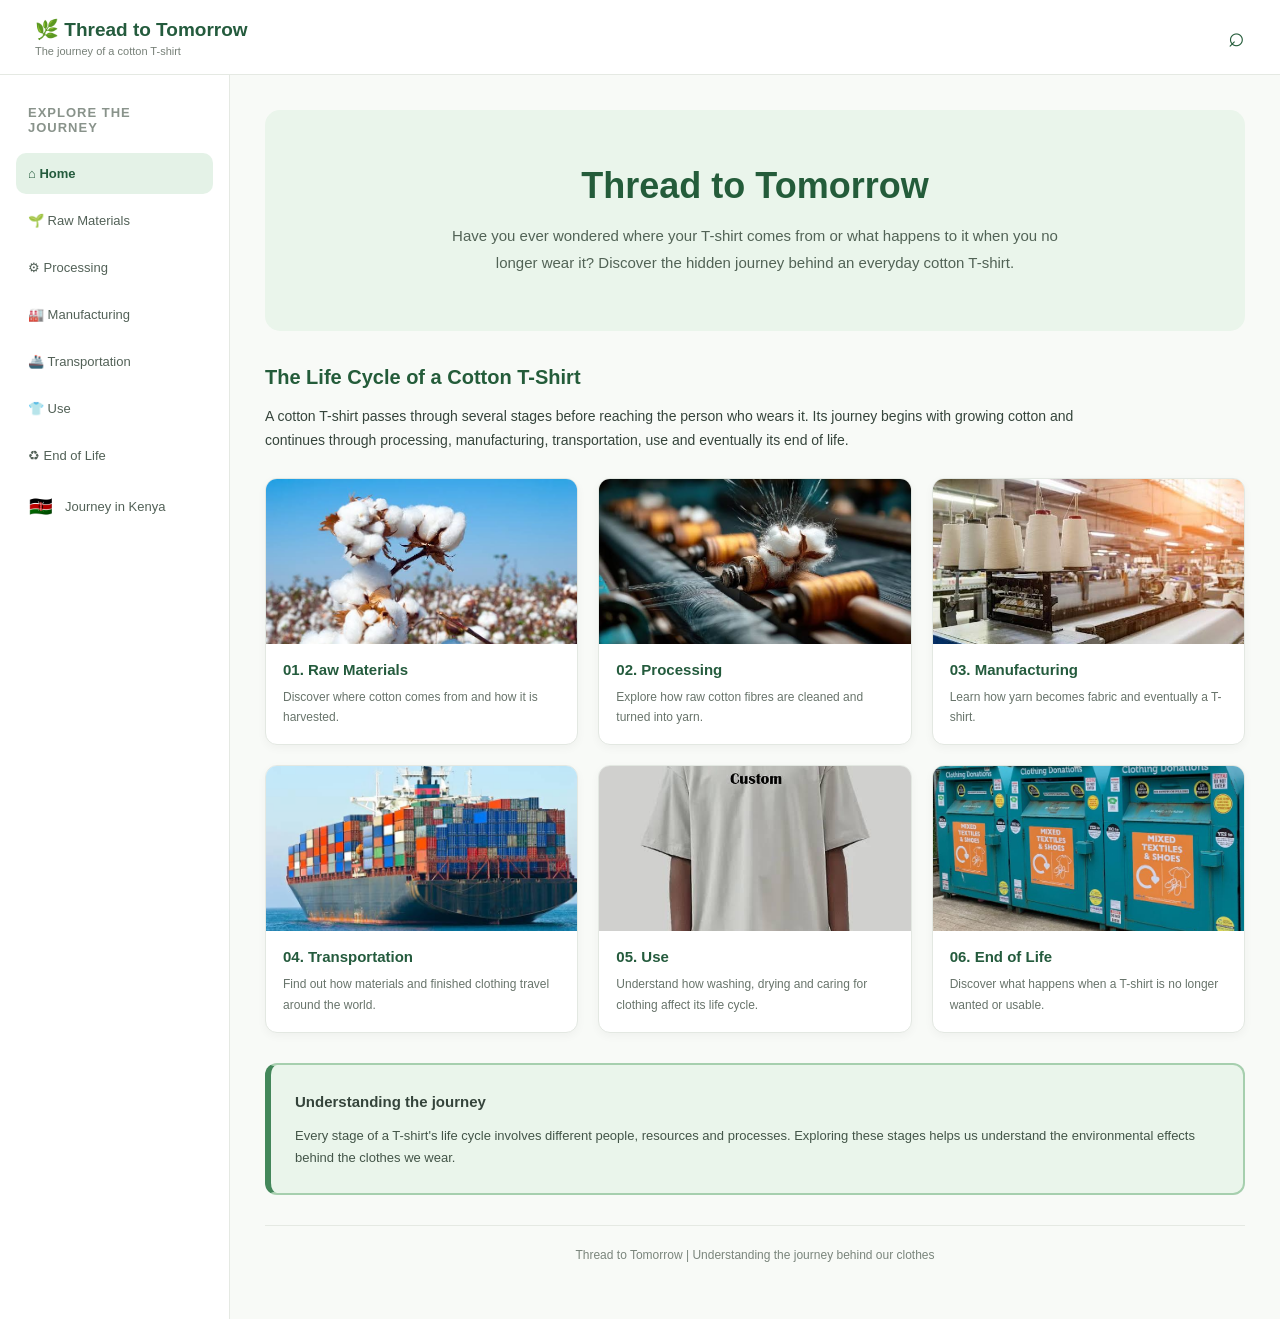
<file: index.html>
<!DOCTYPE html>
<html lang="en">
<head>
    <meta charset="UTF-8">
    <meta name="viewport" content="width=device-width, initial-scale=1.0">
    <title>Thread to Tomorrow | Home</title>
    <link rel="stylesheet" href="css/style.css">
</head>

<body>

    <!-- HEADER -->
    <header class="header">
        <div class="logo-area">
            <div>
                <div class="site-name">🌿 Thread to Tomorrow</div>
                <div class="tagline">The journey of a cotton T-shirt</div>
            </div>
        </div>

        <button class="search-icon" id="searchToggle" aria-label="Open search">
    ⌕
</button>
    </header>

    <div class="search-panel" id="searchPanel">
    <input
        type="text"
        id="searchInput"
        placeholder="Search the clothing journey..."
        aria-label="Search website"
    >

    <div id="searchResults"></div>
</div>

    <div class="layout">

        <!-- SIDEBAR -->
        <aside class="sidebar">
            <h3>Explore the journey</h3>

            <a href="index.html" class="active green">⌂ Home</a>
            <a href="raw-materials.html">🌱 Raw Materials</a>
            <a href="processing.html">⚙ Processing</a>
            <a href="manufacturing.html">🏭 Manufacturing</a>
            <a href="transportation.html">🚢 Transportation</a>
            <a href="use.html">👕 Use</a>
            <a href="end-of-life.html">♻ End of Life</a>
            <a href="kenya.html">
    <span class="sidebar-icon">🇰🇪</span> Journey in Kenya
</a>
        </aside>

        <!-- MAIN CONTENT -->
        <main class="main-content">

            <section class="home-hero">
                <h1>Thread to Tomorrow</h1>

                <p>
                    Have you ever wondered where your T-shirt comes from
                    or what happens to it when you no longer wear it?
                    Discover the hidden journey behind an everyday
                    cotton T-shirt.
                </p>
            </section>

            <h2 class="section-heading">
                The Life Cycle of a Cotton T-Shirt
            </h2>

            <p class="description">
                A cotton T-shirt passes through several stages before
                reaching the person who wears it. Its journey begins
                with growing cotton and continues through processing,
                manufacturing, transportation, use and eventually
                its end of life.
            </p>

            <!-- LIFE CYCLE CARDS -->
            <div class="journey-grid">

                <a href="raw-materials.html" class="journey-card">
                    <img src="images/cotton.jpg" alt="Cotton growing on a plant">
                    <div>
                        <h3>01. Raw Materials</h3>
                        <p>Discover where cotton comes from and how it is harvested.</p>
                    </div>
                </a>

                <a href="processing.html" class="journey-card">
                    <img src="images/processing.jpg" alt="Cotton fibres being processed">
                    <div>
                        <h3>02. Processing</h3>
                        <p>Explore how raw cotton fibres are cleaned and turned into yarn.</p>
                    </div>
                </a>

                <a href="manufacturing.html" class="journey-card">
                    <img src="images/manufacturing.jpg" alt="Textile manufacturing in a factory">
                    <div>
                        <h3>03. Manufacturing</h3>
                        <p>Learn how yarn becomes fabric and eventually a T-shirt.</p>
                    </div>
                </a>

                <a href="transportation.html" class="journey-card">
                    <img src="images/transportation.jpg" alt="Cargo ship transporting goods">
                    <div>
                        <h3>04. Transportation</h3>
                        <p>Find out how materials and finished clothing travel around the world.</p>
                    </div>
                </a>

                <a href="use.html" class="journey-card">
                    <img src="images/use.jpg" alt="Cotton T-shirt being worn">
                    <div>
                        <h3>05. Use</h3>
                        <p>Understand how washing, drying and caring for clothing affect its life cycle.</p>
                    </div>
                </a>

                <a href="end-of-life.html" class="journey-card">
                    <img src="images/recycling.jpg" alt="Clothes prepared for recycling">
                    <div>
                        <h3>06. End of Life</h3>
                        <p>Discover what happens when a T-shirt is no longer wanted or usable.</p>
                    </div>
                </a>

            </div>

            <!-- FINAL INFORMATION -->
            <section class="info-box green" style="margin-top: 30px;">
                <h3>Understanding the journey</h3>
                <p>
                    Every stage of a T-shirt's life cycle involves
                    different people, resources and processes.
                    Exploring these stages helps us understand the
                    environmental effects behind the clothes we wear.
                </p>
            </section>

            <footer class="footer">
                Thread to Tomorrow | Understanding the journey behind our clothes
            </footer>

        </main>
    </div>

    <script src="js/script.js"></script>
</body>
</html>
</file>
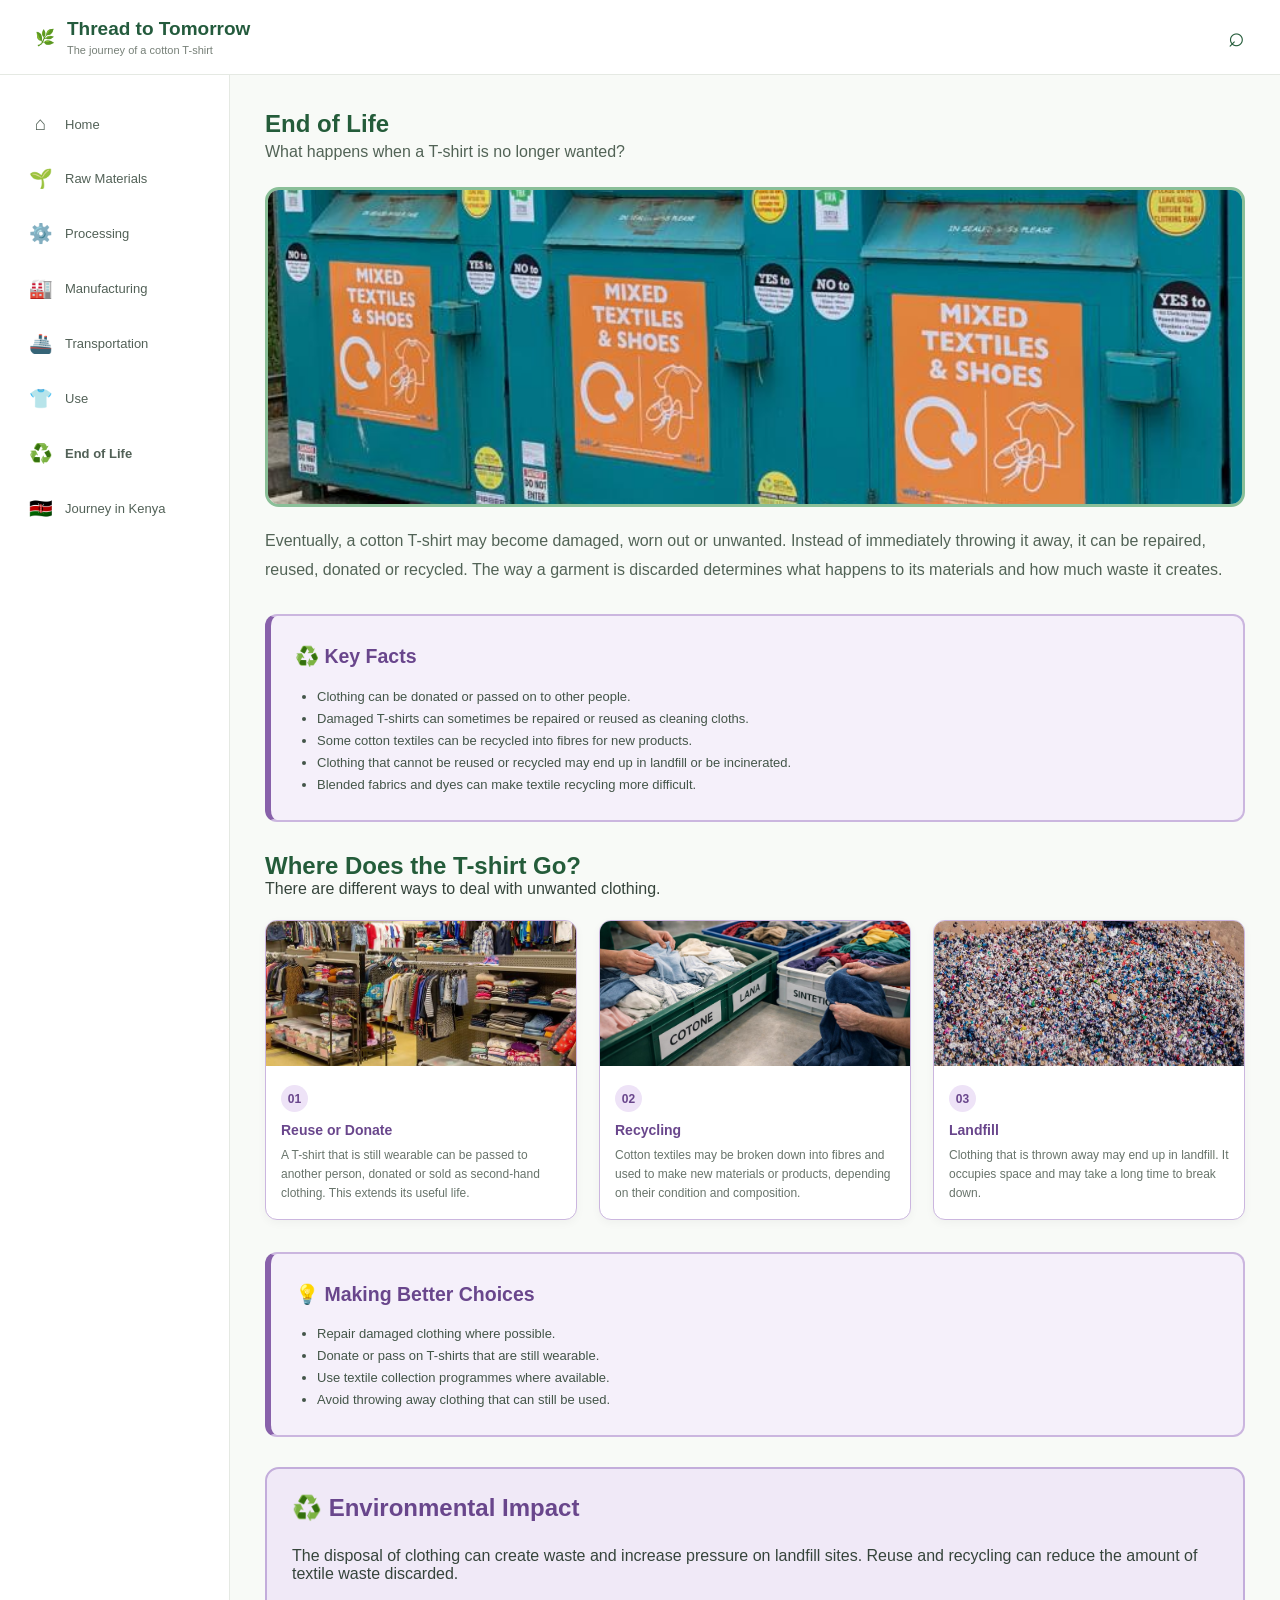
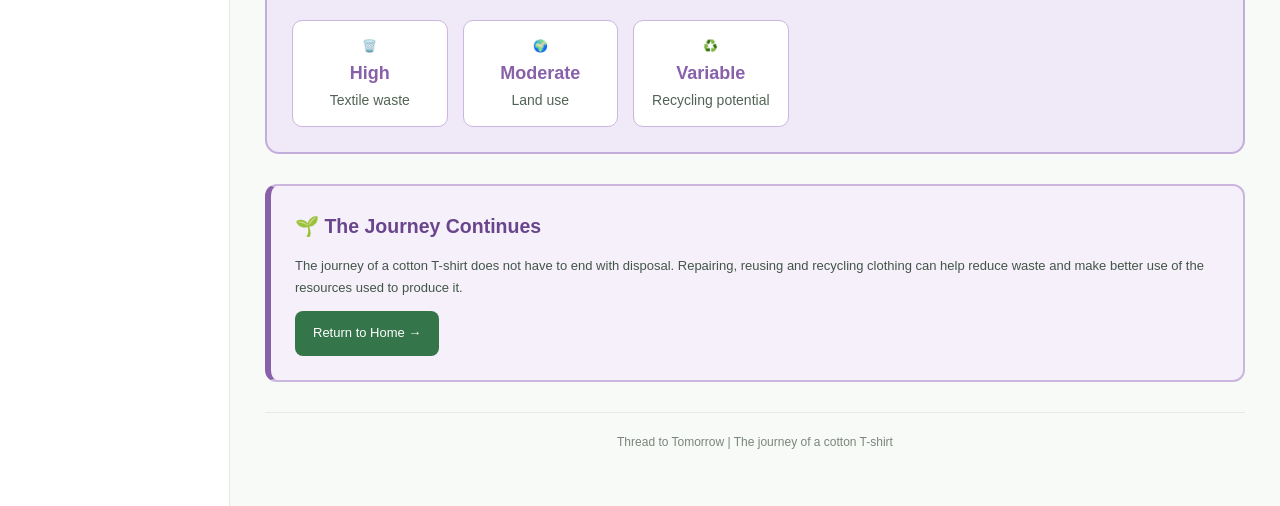
<file: end-of-life.html>
<!DOCTYPE html>
<html lang="en">
<head>
    <meta charset="UTF-8">
    <meta name="viewport" content="width=device-width, initial-scale=1.0">
    <title>End of Life | Thread to Tomorrow</title>
    <link rel="stylesheet" href="css/style.css">
</head>

<body>

    <!-- Header -->
    <header class="header">
        <div class="logo-area">
            <span class="logo">🌿</span>
            <div>
                <h1 class="site-name">Thread to Tomorrow</h1>
                <p class="tagline">The journey of a cotton T-shirt</p>
            </div>
        </div>
        <button class="search-icon" id="searchToggle" aria-label="Open search">
    ⌕
</button>

    </header>

    <div class="search-panel" id="searchPanel">
    <input
        type="text"
        id="searchInput"
        placeholder="Search the clothing journey..."
        aria-label="Search website"
    >

    <div id="searchResults"></div>
</div>

    <div class="layout">

        <!-- Sidebar -->
        <aside class="sidebar">
            <a href="index.html">
                <span class="sidebar-icon">⌂</span> Home
            </a>

            <a href="raw-materials.html">
                <span class="sidebar-icon">🌱</span> Raw Materials
            </a>

            <a href="processing.html">
                <span class="sidebar-icon">⚙️</span> Processing
            </a>

            <a href="manufacturing.html">
                <span class="sidebar-icon">🏭</span> Manufacturing
            </a>

            <a href="transportation.html">
                <span class="sidebar-icon">🚢</span> Transportation
            </a>

            <a href="use.html">
                <span class="sidebar-icon">👕</span> Use
            </a>

            <a href="end-of-life.html" class="active">
                <span class="sidebar-icon">♻️</span> End of Life
            </a>
            <a href="kenya.html">
    <span class="sidebar-icon">🇰🇪</span> Journey in Kenya
</a>
        </aside>

        <!-- Main Content -->
        <main class="main-content">

            <!-- Introduction -->
            <section>
                <h1>End of Life</h1>
                <p>What happens when a T-shirt is no longer wanted?</p>

                <img
                    src="images/recycling.jpg"
                    alt="Clothing being sorted for reuse and recycling"
                    class="hero-image"
                >

                <p>
                    Eventually, a cotton T-shirt may become damaged,
                    worn out or unwanted. Instead of immediately
                    throwing it away, it can be repaired, reused,
                    donated or recycled. The way a garment is
                    discarded determines what happens to its
                    materials and how much waste it creates.
                </p>
            </section>

            <!-- Key Facts -->
            <section class="info-box end-box">
                <h2>♻️ Key Facts</h2>

                <ul>
                    <li>Clothing can be donated or passed on to other people.</li>
                    <li>Damaged T-shirts can sometimes be repaired or reused as cleaning cloths.</li>
                    <li>Some cotton textiles can be recycled into fibres for new products.</li>
                    <li>Clothing that cannot be reused or recycled may end up in landfill or be incinerated.</li>
                    <li>Blended fabrics and dyes can make textile recycling more difficult.</li>
                </ul>
            </section>

            <!-- End of Life Options -->
            <section>
                <h2>Where Does the T-shirt Go?</h2>
                <p>There are different ways to deal with unwanted clothing.</p>

                <div class="card-container">

                    <div class="process-card end-card">
                        <img
                            src="images/reuse.jpg"
                            alt="Second-hand clothing arranged for reuse"
                        >

                        <div class="card-content">
                            <span class="number">01</span>
                            <h3>Reuse or Donate</h3>
                            <p>
                                A T-shirt that is still wearable can
                                be passed to another person, donated
                                or sold as second-hand clothing.
                                This extends its useful life.
                            </p>
                        </div>
                    </div>

                    <div class="process-card end-card">
                        <img
                            src="images/textile-recycling.jpg"
                            alt="Textile waste being sorted for recycling"
                        >

                        <div class="card-content">
                            <span class="number">02</span>
                            <h3>Recycling</h3>
                            <p>
                                Cotton textiles may be broken down
                                into fibres and used to make new
                                materials or products, depending
                                on their condition and composition.
                            </p>
                        </div>
                    </div>

                    <div class="process-card end-card">
                        <img
                            src="images/landfill.jpg"
                            alt="Discarded clothing at a waste disposal site"
                        >

                        <div class="card-content">
                            <span class="number">03</span>
                            <h3>Landfill</h3>
                            <p>
                                Clothing that is thrown away may
                                end up in landfill. It occupies
                                space and may take a long time
                                to break down.
                            </p>
                        </div>
                    </div>

                </div>
            </section>

            <!-- Better Choices -->
            <section class="info-box end-box">
                <h2>💡 Making Better Choices</h2>

                <ul>
                    <li>Repair damaged clothing where possible.</li>
                    <li>Donate or pass on T-shirts that are still wearable.</li>
                    <li>Use textile collection programmes where available.</li>
                    <li>Avoid throwing away clothing that can still be used.</li>
                </ul>
            </section>

            <!-- Environmental Impact -->
            <section class="impact-bar end-impact">

                <h2>♻️ Environmental Impact</h2>

                <p>
                    The disposal of clothing can create waste and
                    increase pressure on landfill sites. Reuse and
                    recycling can reduce the amount of textile
                    waste discarded.
                </p>

                <div class="impact-items">

                    <div class="impact-item">
                        <span class="impact-icon">🗑️</span>
                        <h3>High</h3>
                        <p>Textile waste</p>
                    </div>

                    <div class="impact-item">
                        <span class="impact-icon">🌍</span>
                        <h3>Moderate</h3>
                        <p>Land use</p>
                    </div>

                    <div class="impact-item">
                        <span class="impact-icon">♻️</span>
                        <h3>Variable</h3>
                        <p>Recycling potential</p>
                    </div>

                </div>
            </section>

            <!-- Final Section -->
            <section class="info-box end-box">
                <h2>🌱 The Journey Continues</h2>

                <p>
                    The journey of a cotton T-shirt does not have to
                    end with disposal. Repairing, reusing and recycling
                    clothing can help reduce waste and make better use
                    of the resources used to produce it.
                </p>

                <a href="index.html">Return to Home →</a>
            </section>

            <footer class="footer">
                <p>Thread to Tomorrow | The journey of a cotton T-shirt</p>
            </footer>

        </main>
    </div>
    <script src="js/script.js"></script>

</body>
</html>
</file>
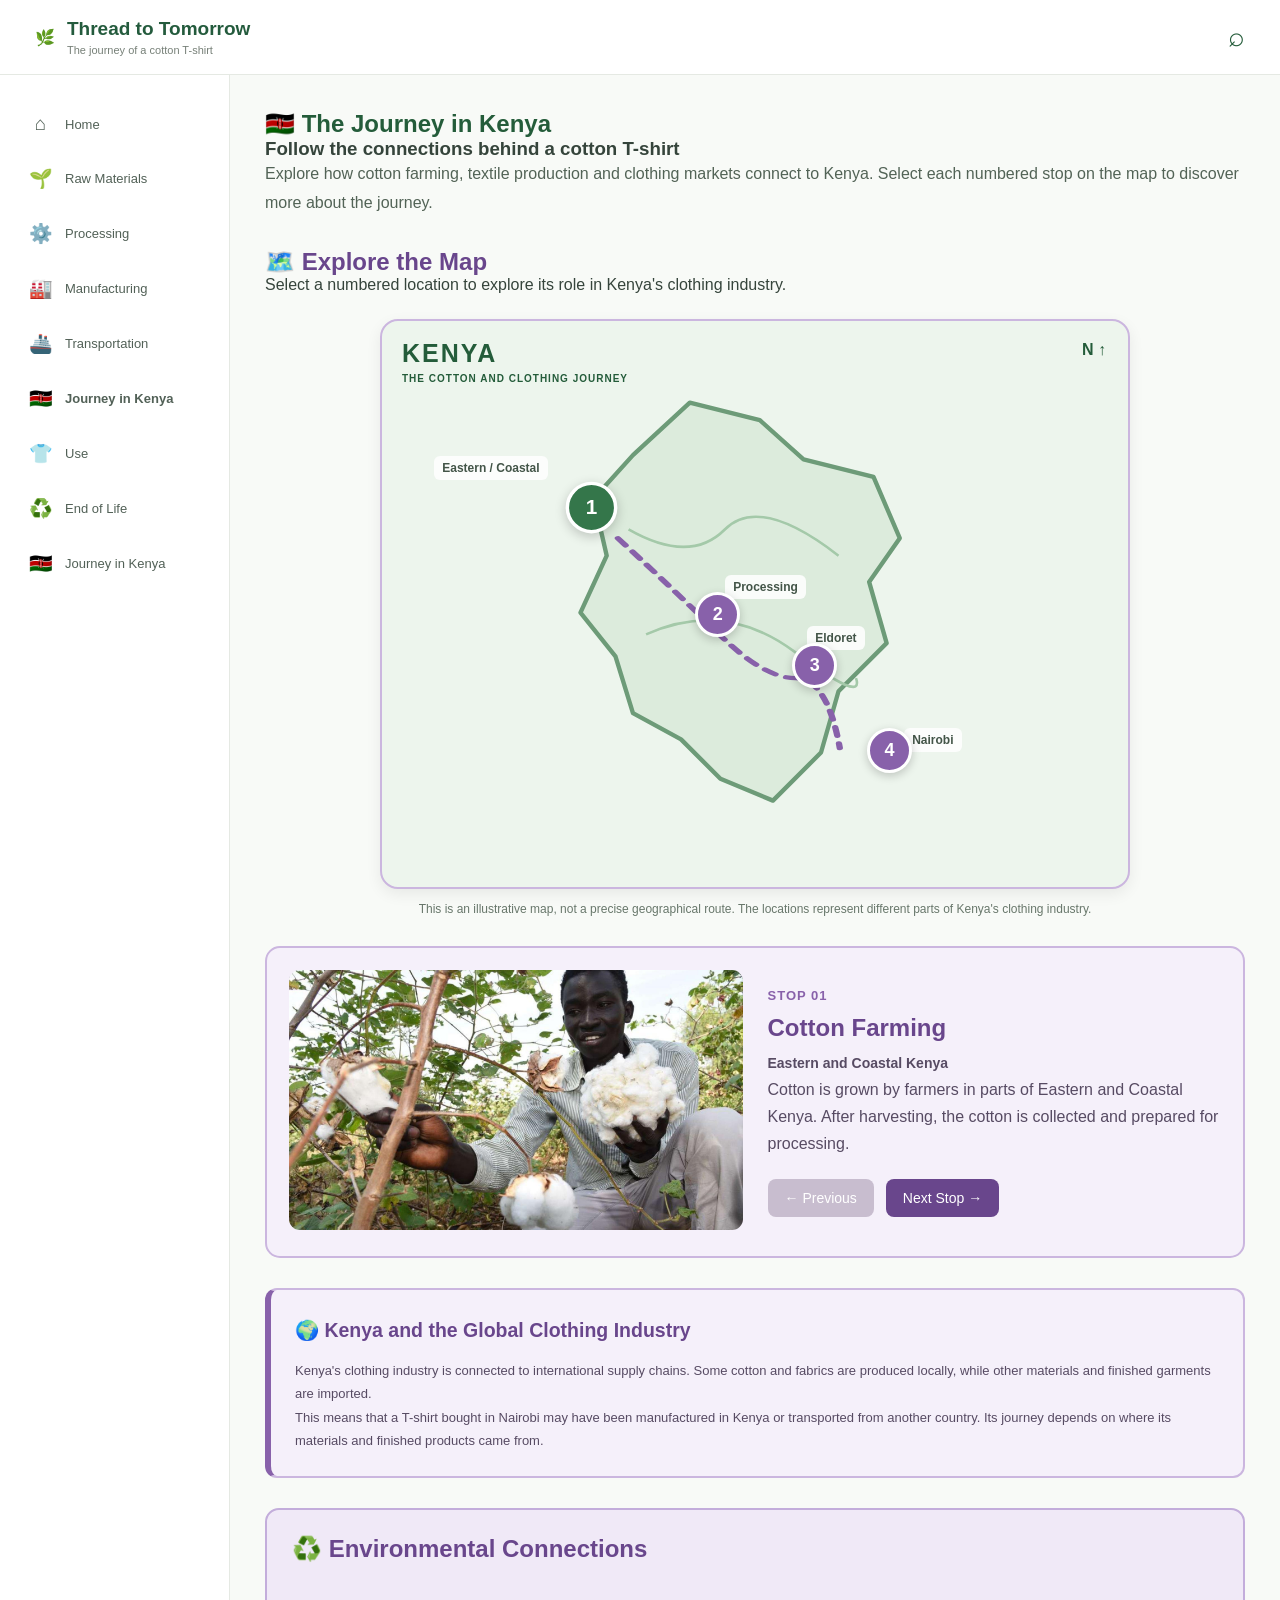
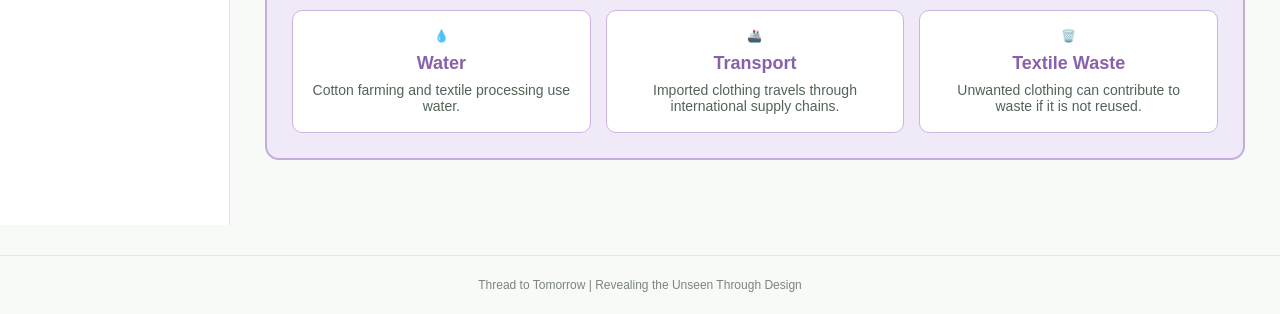
<file: kenya.html>
<!DOCTYPE html>
<html lang="en">

<head>
    <meta charset="UTF-8">
    <meta name="viewport" content="width=device-width, initial-scale=1.0">
    <title>The Journey in Kenya | Thread to Tomorrow</title>
    <link rel="stylesheet" href="css/style.css">
</head>

<body>

    <!-- HEADER -->
    <header class="header">
        <div class="logo-area">
            <span class="logo">🌿</span>
            <div>
                <h1 class="site-name">Thread to Tomorrow</h1>
                <p class="tagline">The journey of a cotton T-shirt</p>
            </div>
        </div>

        <button class="search-icon" id="searchToggle" aria-label="Open search">
            ⌕
        </button>
    </header>

    <!-- SEARCH PANEL -->
    <div class="search-panel" id="searchPanel">
        <input
            type="text"
            id="searchInput"
            placeholder="Search the clothing journey..."
            aria-label="Search website"
        >
        <div id="searchResults"></div>
    </div>


    <!-- MAIN LAYOUT -->
    <div class="layout">

        <!-- SIDEBAR -->
        <aside class="sidebar">

            <a href="index.html">
                <span class="sidebar-icon">⌂</span> Home
            </a>

            <a href="raw-materials.html">
                <span class="sidebar-icon">🌱</span> Raw Materials
            </a>

            <a href="processing.html">
                <span class="sidebar-icon">⚙️</span> Processing
            </a>

            <a href="manufacturing.html">
                <span class="sidebar-icon">🏭</span> Manufacturing
            </a>

            <a href="transportation.html">
                <span class="sidebar-icon">🚢</span> Transportation
            </a>

            <a href="kenya.html" class="active">
                <span class="sidebar-icon">🇰🇪</span> Journey in Kenya
            </a>

            <a href="use.html">
                <span class="sidebar-icon">👕</span> Use
            </a>

            <a href="end-of-life.html">
                <span class="sidebar-icon">♻️</span> End of Life
            </a>
            <a href="kenya.html">
    <span class="sidebar-icon">🇰🇪</span> Journey in Kenya
</a>

        </aside>


        <!-- MAIN CONTENT -->
        <main class="main-content">

            <!-- INTRODUCTION -->
            <section>
                <h1>🇰🇪 The Journey in Kenya</h1>
                <h3>Follow the connections behind a cotton T-shirt</h3>

                <p>
                    Explore how cotton farming, textile production and
                    clothing markets connect to Kenya. Select each
                    numbered stop on the map to discover more about
                    the journey.
                </p>
            </section>


            <!-- INTERACTIVE MAP -->
            <section class="kenya-map-section">

                <h2>🗺️ Explore the Map</h2>

                <p>
                    Select a numbered location to explore its role
                    in Kenya's clothing industry.
                </p>

                <div class="kenya-map">

                    <div class="map-heading">
                        <span>KENYA</span>
                        <span class="map-subtitle">
                            THE COTTON AND CLOTHING JOURNEY
                        </span>
                    </div>

                    <!-- MAP OUTLINE -->
                    <svg class="kenya-outline"
                         viewBox="0 0 500 550"
                         aria-label="Illustrative outline of Kenya">

                        <polygon
                            points="180,35 260,55 310,100 390,120
                            420,190 385,240 405,310 350,365
                            330,435 275,490 215,465 170,420
                            115,390 95,325 55,275 85,210
                            70,145 115,95"
                            fill="#dcebdc"
                            stroke="#6d9b78"
                            stroke-width="5"
                            stroke-linejoin="round"
                        />

                        <path
                            d="M110 180 Q180 220 220 180 T350 210"
                            fill="none"
                            stroke="#a4c9a9"
                            stroke-width="3"
                        />

                        <path
                            d="M130 300 Q220 260 300 320 T370 350"
                            fill="none"
                            stroke="#a4c9a9"
                            stroke-width="3"
                        />

                    </svg>


                    <!-- ROUTE -->
                    <svg class="map-route"
                         viewBox="0 0 500 550"
                         preserveAspectRatio="none">

                        <path
                            d="M145 190 Q190 250 225 300 T285 350 T320 430"
                            fill="none"
                            stroke="#8861aa"
                            stroke-width="5"
                            stroke-dasharray="10 9"
                            stroke-linecap="round"
                        />

                    </svg>


                    <!-- NUMBERED STOPS -->
                    <button class="map-stop stop-one active"
                            data-stop="0"
                            aria-label="Stop 1: Cotton farming">
                        1
                    </button>

                    <button class="map-stop stop-two"
                            data-stop="1"
                            aria-label="Stop 2: Cotton processing">
                        2
                    </button>

                    <button class="map-stop stop-three"
                            data-stop="2"
                            aria-label="Stop 3: Textile manufacturing">
                        3
                    </button>

                    <button class="map-stop stop-four"
                            data-stop="3"
                            aria-label="Stop 4: Clothing markets">
                        4
                    </button>


                    <!-- MAP LABELS -->
                    <span class="map-label label-one">
                        Eastern / Coastal
                    </span>

                    <span class="map-label label-two">
                        Processing
                    </span>

                    <span class="map-label label-three">
                        Eldoret
                    </span>

                    <span class="map-label label-four">
                        Nairobi
                    </span>

                    <span class="map-north">N ↑</span>

                </div>

                <p class="map-note">
                    This is an illustrative map, not a precise
                    geographical route. The locations represent
                    different parts of Kenya's clothing industry.
                </p>

            </section>


            <!-- INFORMATION PANEL -->
            <section class="map-information">

                <div class="map-info-image">
                    <img
                        id="mapImage"
                        src="images/kenya-farming.jpg"
                        alt="Cotton farming in Kenya"
                    >
                </div>

                <div class="map-info-content">

                    <span class="map-stop-number" id="mapNumber">
                        STOP 01
                    </span>

                    <h2 id="mapTitle">Cotton Farming</h2>

                    <p class="map-location" id="mapLocation">
                        Eastern and Coastal Kenya
                    </p>

                    <p id="mapDescription">
                        Cotton is grown by farmers in parts of Kenya.
                        After harvesting, the cotton is collected and
                        prepared for processing.
                    </p>

                    <div class="map-navigation">

                        <button id="previousStop" disabled>
                            ← Previous
                        </button>

                        <button id="nextStop">
                            Next Stop →
                        </button>

                    </div>

                </div>

            </section>


            <!-- GLOBAL CONNECTION -->
            <section class="info-box kenya-box">

                <h2>🌍 Kenya and the Global Clothing Industry</h2>

                <p>
                    Kenya's clothing industry is connected to
                    international supply chains. Some cotton and
                    fabrics are produced locally, while other
                    materials and finished garments are imported.
                </p>

                <p>
                    This means that a T-shirt bought in Nairobi may
                    have been manufactured in Kenya or transported
                    from another country. Its journey depends on
                    where its materials and finished products came from.
                </p>

            </section>


            <!-- ENVIRONMENTAL CONNECTIONS -->
            <section class="impact-bar kenya-impact">

                <h2>♻️ Environmental Connections</h2>

                <div class="impact-items">

                    <div class="impact-item">
                        <span class="impact-icon">💧</span>
                        <h3>Water</h3>
                        <p>
                            Cotton farming and textile processing
                            use water.
                        </p>
                    </div>

                    <div class="impact-item">
                        <span class="impact-icon">🚢</span>
                        <h3>Transport</h3>
                        <p>
                            Imported clothing travels through
                            international supply chains.
                        </p>
                    </div>

                    <div class="impact-item">
                        <span class="impact-icon">🗑️</span>
                        <h3>Textile Waste</h3>
                        <p>
                            Unwanted clothing can contribute to
                            waste if it is not reused.
                        </p>
                    </div>

                </div>

            </section>


        </main>

    </div>


    <!-- FOOTER -->
    <footer class="footer">
        <p>
            Thread to Tomorrow |
            Revealing the Unseen Through Design
        </p>
    </footer>


    <!-- JAVASCRIPT -->
    <script src="js/script.js"></script>

</body>
</html>
</file>
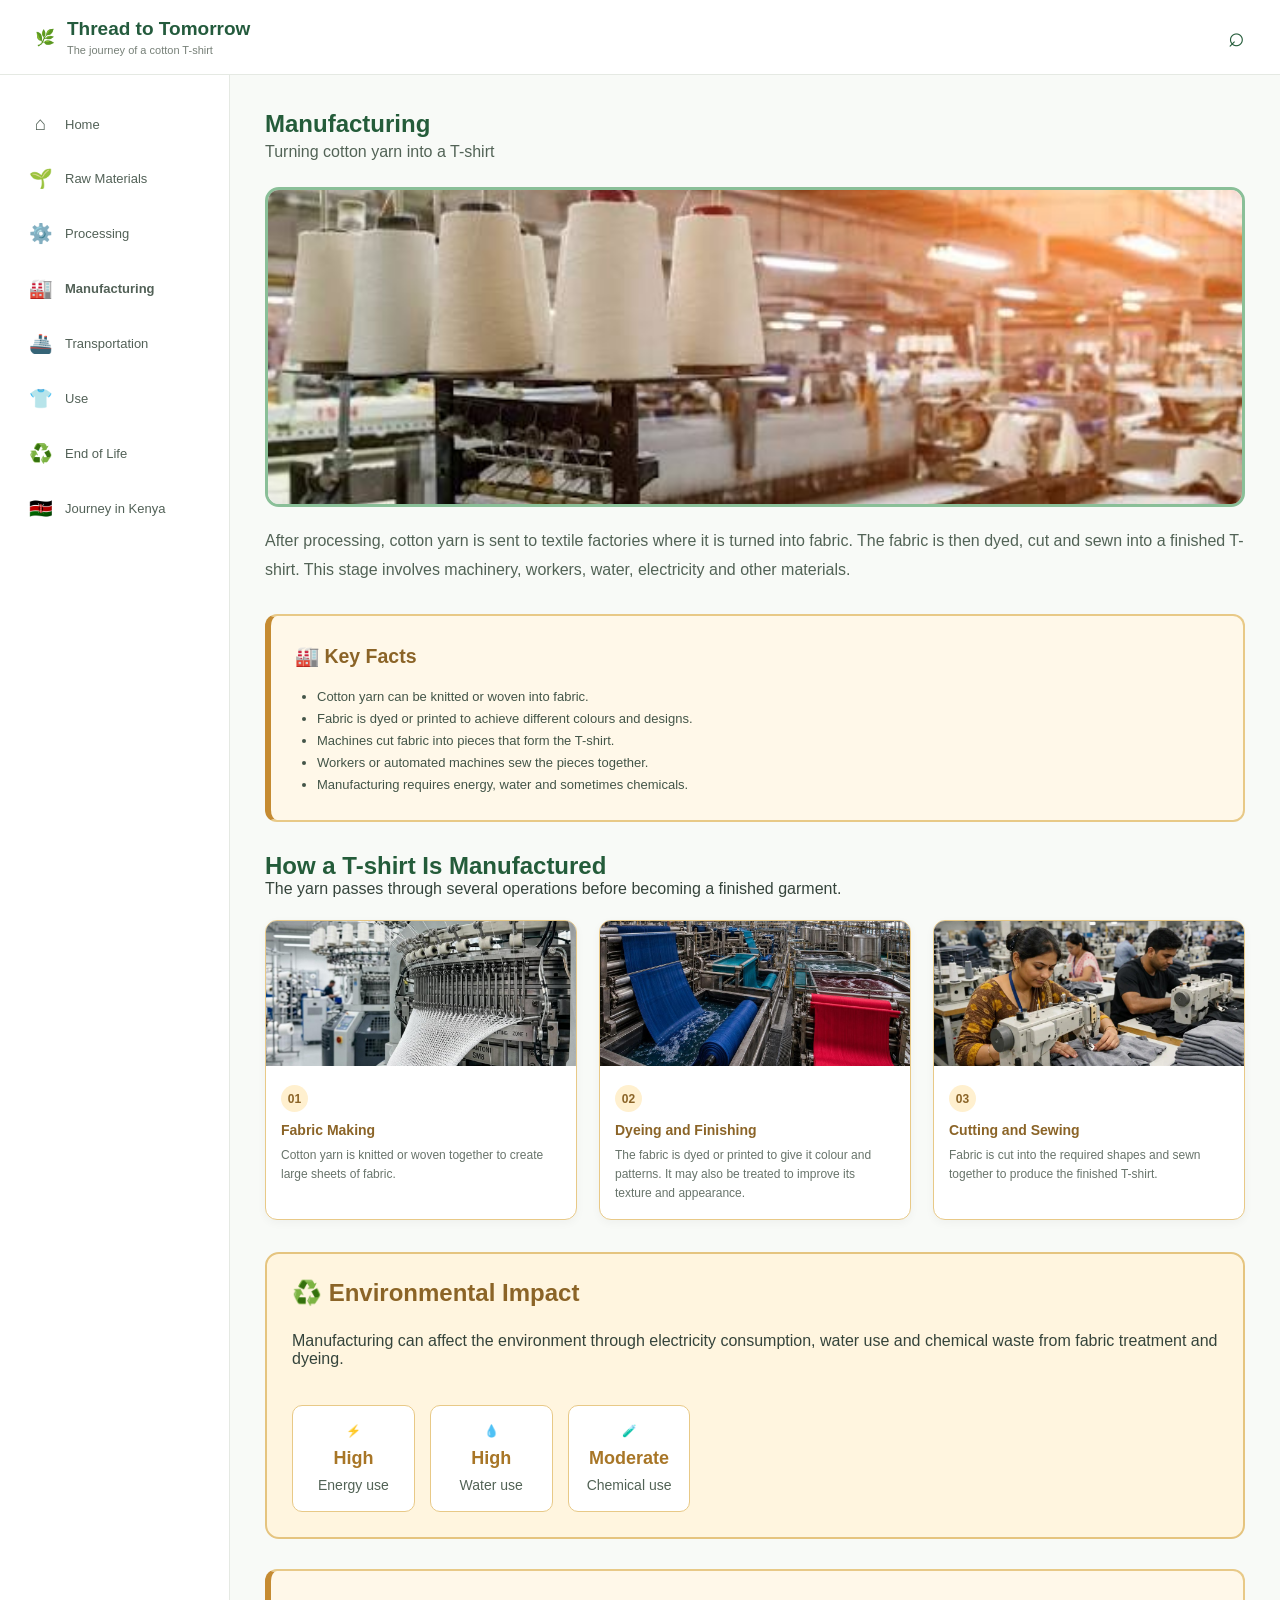
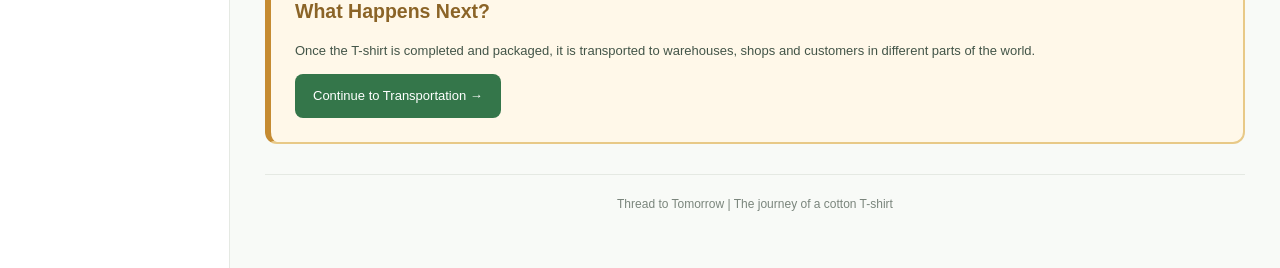
<file: manufacturing.html>
<!DOCTYPE html>
<html lang="en">
<head>
    <meta charset="UTF-8">
    <meta name="viewport" content="width=device-width, initial-scale=1.0">
    <title>Manufacturing | Thread to Tomorrow</title>
    <link rel="stylesheet" href="css/style.css">
</head>

<body>

    <!-- Header -->
    <header class="header">
        <div class="logo-area">
            <span class="logo">🌿</span>
            <div>
                <h1 class="site-name">Thread to Tomorrow</h1>
                <p class="tagline">The journey of a cotton T-shirt</p>
            </div>
        </div>

        <button class="search-icon" id="searchToggle" aria-label="Open search">
    ⌕
</button>
    </header>

    <div class="search-panel" id="searchPanel">
    <input
        type="text"
        id="searchInput"
        placeholder="Search the clothing journey..."
        aria-label="Search website"
    >

    <div id="searchResults"></div>
</div>

    <div class="layout">

        <!-- Sidebar -->
        <aside class="sidebar">
            <a href="index.html">
                <span class="sidebar-icon">⌂</span> Home
            </a>

            <a href="raw-materials.html">
                <span class="sidebar-icon">🌱</span> Raw Materials
            </a>

            <a href="processing.html">
                <span class="sidebar-icon">⚙️</span> Processing
            </a>

            <a href="manufacturing.html" class="active">
                <span class="sidebar-icon">🏭</span> Manufacturing
            </a>

            <a href="transportation.html">
                <span class="sidebar-icon">🚢</span> Transportation
            </a>

            <a href="use.html">
                <span class="sidebar-icon">👕</span> Use
            </a>

            <a href="end-of-life.html">
                <span class="sidebar-icon">♻️</span> End of Life
            </a>
            <a href="kenya.html">
    <span class="sidebar-icon">🇰🇪</span> Journey in Kenya
</a>
        </aside>

        <!-- Main Content -->
        <main class="main-content">

            <!-- Introduction -->
            <section>
                <h1>Manufacturing</h1>
                <p>Turning cotton yarn into a T-shirt</p>

                <img
                    src="images/manufacturing.jpg"
                    alt="Textile factory producing cotton fabric"
                    class="hero-image"
                >

                <p>
                    After processing, cotton yarn is sent to textile
                    factories where it is turned into fabric. The fabric
                    is then dyed, cut and sewn into a finished T-shirt.
                    This stage involves machinery, workers, water,
                    electricity and other materials.
                </p>
            </section>

            <!-- Key Facts -->
            <section class="info-box manufacturing-box">
                <h2>🏭 Key Facts</h2>

                <ul>
                    <li>Cotton yarn can be knitted or woven into fabric.</li>
                    <li>Fabric is dyed or printed to achieve different colours and designs.</li>
                    <li>Machines cut fabric into pieces that form the T-shirt.</li>
                    <li>Workers or automated machines sew the pieces together.</li>
                    <li>Manufacturing requires energy, water and sometimes chemicals.</li>
                </ul>
            </section>

            <!-- Manufacturing Stages -->
            <section>
                <h2>How a T-shirt Is Manufactured</h2>
                <p>The yarn passes through several operations before becoming a finished garment.</p>

                <div class="card-container">

                    <div class="process-card manufacturing-card">
                        <img
                            src="images/fabric-making.jpg"
                            alt="Cotton yarn being turned into fabric"
                        >

                        <div class="card-content">
                            <span class="number">01</span>
                            <h3>Fabric Making</h3>
                            <p>
                                Cotton yarn is knitted or woven
                                together to create large sheets
                                of fabric.
                            </p>
                        </div>
                    </div>

                    <div class="process-card manufacturing-card">
                        <img
                            src="images/dyeing.jpg"
                            alt="Fabric being dyed in a textile factory"
                        >

                        <div class="card-content">
                            <span class="number">02</span>
                            <h3>Dyeing and Finishing</h3>
                            <p>
                                The fabric is dyed or printed
                                to give it colour and patterns.
                                It may also be treated to improve
                                its texture and appearance.
                            </p>
                        </div>
                    </div>

                    <div class="process-card manufacturing-card">
                        <img
                            src="images/sewing.jpg"
                            alt="Workers sewing T-shirts in a garment factory"
                        >

                        <div class="card-content">
                            <span class="number">03</span>
                            <h3>Cutting and Sewing</h3>
                            <p>
                                Fabric is cut into the required
                                shapes and sewn together to
                                produce the finished T-shirt.
                            </p>
                        </div>
                    </div>

                </div>
            </section>

            <!-- Environmental Impact -->
            <section class="impact-bar manufacturing-impact">

                <h2>♻️ Environmental Impact</h2>

                <p>
                    Manufacturing can affect the environment through
                    electricity consumption, water use and chemical
                    waste from fabric treatment and dyeing.
                </p>

                <div class="impact-items">

                    <div class="impact-item">
                        <span class="impact-icon">⚡</span>
                        <h3>High</h3>
                        <p>Energy use</p>
                    </div>

                    <div class="impact-item">
                        <span class="impact-icon">💧</span>
                        <h3>High</h3>
                        <p>Water use</p>
                    </div>

                    <div class="impact-item">
                        <span class="impact-icon">🧪</span>
                        <h3>Moderate</h3>
                        <p>Chemical use</p>
                    </div>

                </div>
            </section>

            <!-- Next Stage -->
            <section class="info-box manufacturing-box">
                <h2>What Happens Next?</h2>

                <p>
                    Once the T-shirt is completed and packaged,
                    it is transported to warehouses, shops and
                    customers in different parts of the world.
                </p>

                <a href="transportation.html">Continue to Transportation →</a>
            </section>

            <footer class="footer">
                <p>Thread to Tomorrow | The journey of a cotton T-shirt</p>
            </footer>

        </main>
    </div>
    <script src="js/script.js"></script>

</body>
</html>
</file>
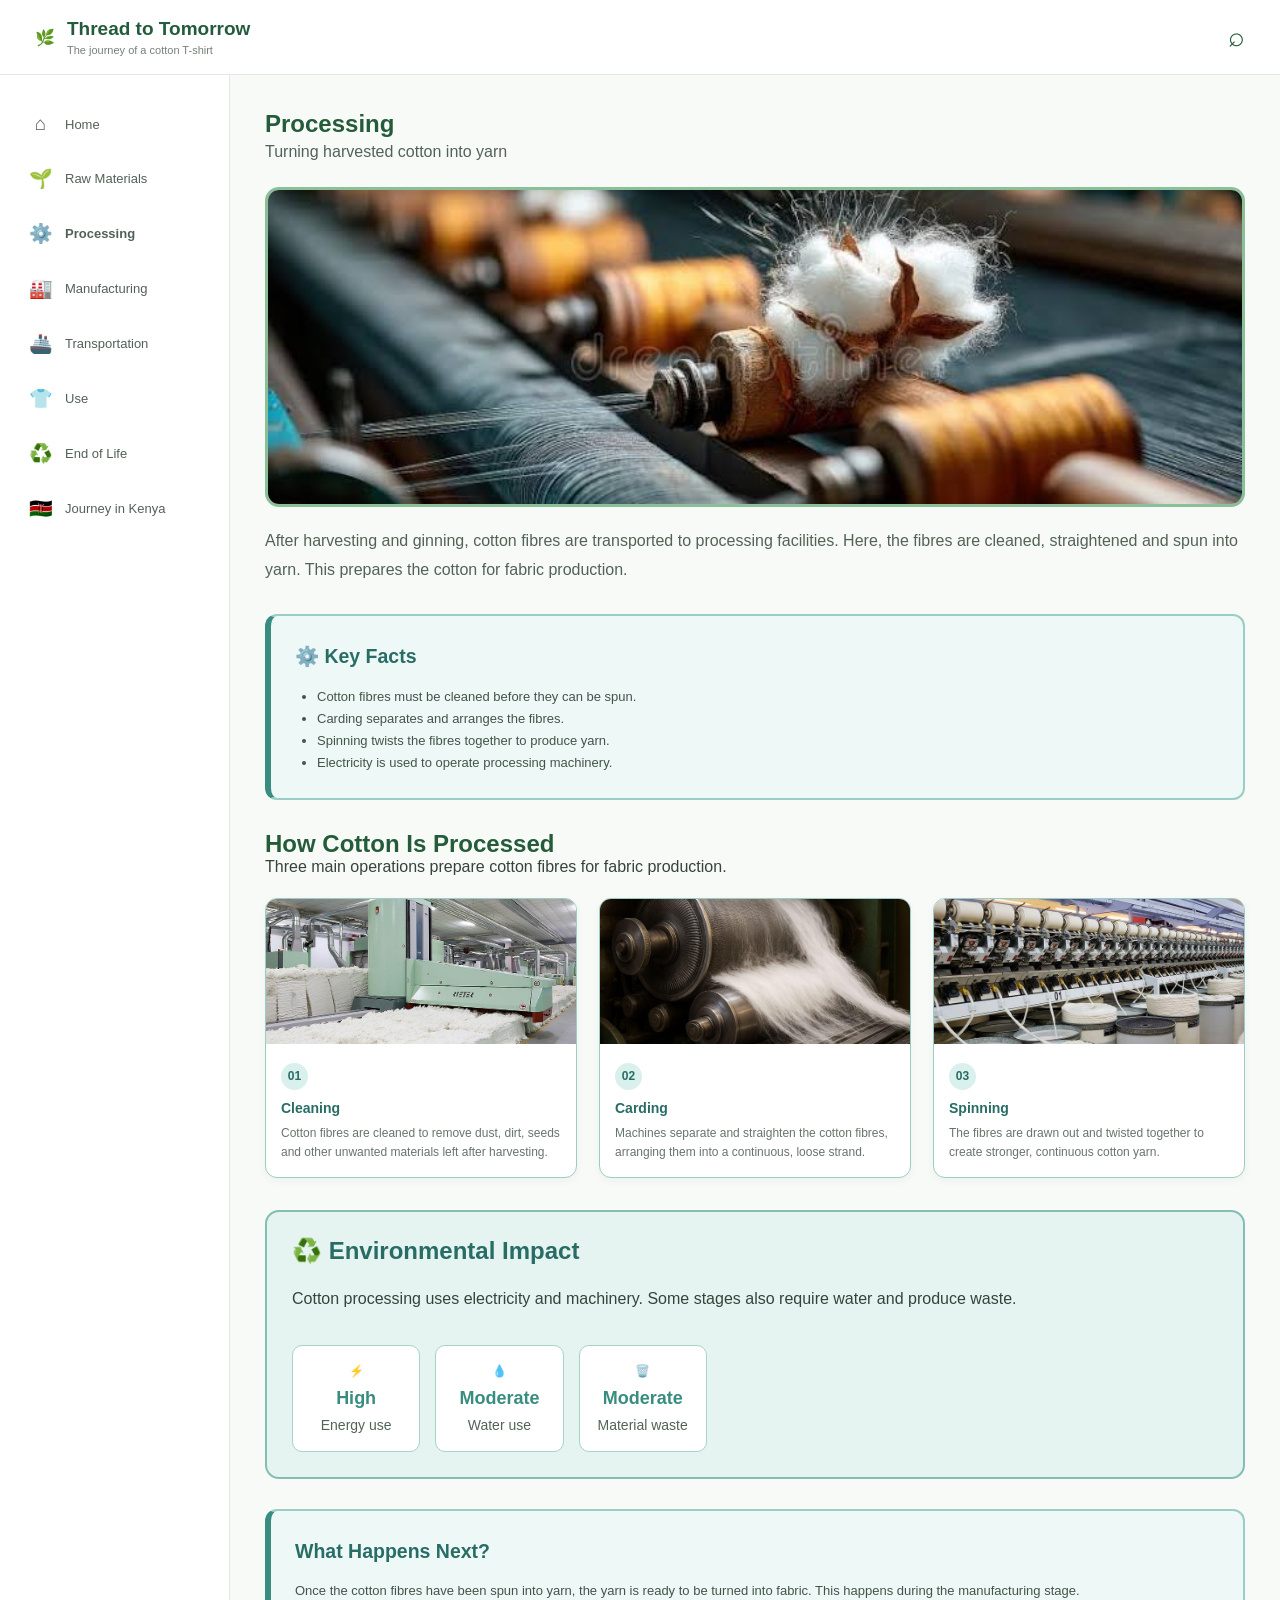
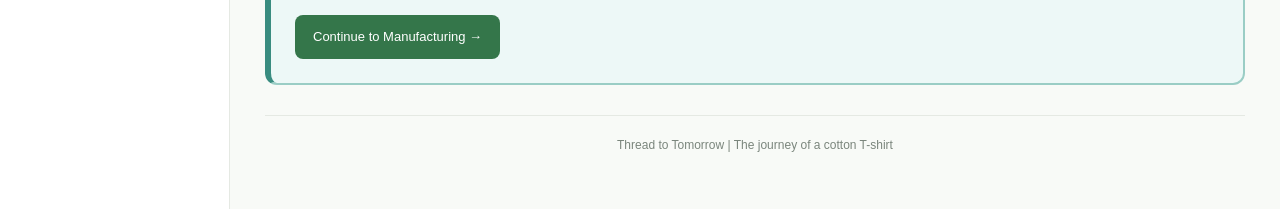
<file: processing.html>
<!DOCTYPE html>
<html lang="en">
<head>
    <meta charset="UTF-8">
    <meta name="viewport" content="width=device-width, initial-scale=1.0">
    <title>Processing | Thread to Tomorrow</title>
    <link rel="stylesheet" href="css/style.css">
</head>

<body>

    <!-- Header -->
    <header class="header">
        <div class="logo-area">
            <span class="logo">🌿</span>
            <div>
                <h1 class="site-name">Thread to Tomorrow</h1>
                <p class="tagline">The journey of a cotton T-shirt</p>
            </div>
        </div>

        <button class="search-icon" id="searchToggle" aria-label="Open search">
    ⌕
</button>
    </header>

    <div class="search-panel" id="searchPanel">
    <input
        type="text"
        id="searchInput"
        placeholder="Search the clothing journey..."
        aria-label="Search website"
    >

    <div id="searchResults"></div>
</div>

    <div class="layout">

        <!-- Sidebar -->
        <aside class="sidebar">
            <a href="index.html">
                <span class="sidebar-icon">⌂</span> Home
            </a>

            <a href="raw-materials.html">
                <span class="sidebar-icon">🌱</span> Raw Materials
            </a>

            <a href="processing.html" class="active">
                <span class="sidebar-icon">⚙️</span> Processing
            </a>

            <a href="manufacturing.html">
                <span class="sidebar-icon">🏭</span> Manufacturing
            </a>

            <a href="transportation.html">
                <span class="sidebar-icon">🚢</span> Transportation
            </a>

            <a href="use.html">
                <span class="sidebar-icon">👕</span> Use
            </a>

            <a href="end-of-life.html">
                <span class="sidebar-icon">♻️</span> End of Life
            </a>
            <a href="kenya.html">
    <span class="sidebar-icon">🇰🇪</span> Journey in Kenya
</a>
        </aside>

        <!-- Main Content -->
        <main class="main-content">

            <!-- Introduction -->
            <section>
                <h1>Processing</h1>
                <p>Turning harvested cotton into yarn</p>

                <img
                    src="images/processing.jpg"
                    alt="Cotton fibres being processed in a textile factory"
                    class="hero-image"
                >

                <p>
                    After harvesting and ginning, cotton fibres are
                    transported to processing facilities. Here, the
                    fibres are cleaned, straightened and spun into yarn.
                    This prepares the cotton for fabric production.
                </p>
            </section>

            <!-- Key Facts -->
            <section class="info-box processing-box">
                <h2>⚙️ Key Facts</h2>

                <ul>
                    <li>Cotton fibres must be cleaned before they can be spun.</li>
                    <li>Carding separates and arranges the fibres.</li>
                    <li>Spinning twists the fibres together to produce yarn.</li>
                    <li>Electricity is used to operate processing machinery.</li>
                </ul>
            </section>

            <!-- Processing Stages -->
            <section>
                <h2>How Cotton Is Processed</h2>
                <p>Three main operations prepare cotton fibres for fabric production.</p>

                <div class="card-container">

                    <div class="process-card processing-card">
                        <img src="images/cleaning.jpg"
                             alt="Cotton fibres being cleaned">

                        <div class="card-content">
                            <span class="number">01</span>
                            <h3>Cleaning</h3>
                            <p>
                                Cotton fibres are cleaned to remove
                                dust, dirt, seeds and other unwanted
                                materials left after harvesting.
                            </p>
                        </div>
                    </div>

                    <div class="process-card processing-card">
                        <img src="images/carding.jpg"
                             alt="Cotton fibres going through carding machinery">

                        <div class="card-content">
                            <span class="number">02</span>
                            <h3>Carding</h3>
                            <p>
                                Machines separate and straighten
                                the cotton fibres, arranging them
                                into a continuous, loose strand.
                            </p>
                        </div>
                    </div>

                    <div class="process-card processing-card">
                        <img src="images/spinning.jpg"
                             alt="Cotton fibres being spun into yarn">

                        <div class="card-content">
                            <span class="number">03</span>
                            <h3>Spinning</h3>
                            <p>
                                The fibres are drawn out and twisted
                                together to create stronger, continuous
                                cotton yarn.
                            </p>
                        </div>
                    </div>

                </div>
            </section>

            <!-- Environmental Impact -->
            <section class="impact-bar processing-impact">

                <h2>♻️ Environmental Impact</h2>

                <p>
                    Cotton processing uses electricity and machinery.
                    Some stages also require water and produce waste.
                </p>

                <div class="impact-items">

                    <div class="impact-item">
                        <span class="impact-icon">⚡</span>
                        <h3>High</h3>
                        <p>Energy use</p>
                    </div>

                    <div class="impact-item">
                        <span class="impact-icon">💧</span>
                        <h3>Moderate</h3>
                        <p>Water use</p>
                    </div>

                    <div class="impact-item">
                        <span class="impact-icon">🗑️</span>
                        <h3>Moderate</h3>
                        <p>Material waste</p>
                    </div>

                </div>
            </section>

            <!-- Next Stage -->
            <section class="info-box processing-box">
                <h2>What Happens Next?</h2>

                <p>
                    Once the cotton fibres have been spun into yarn,
                    the yarn is ready to be turned into fabric.
                    This happens during the manufacturing stage.
                </p>

                <a href="manufacturing.html">Continue to Manufacturing →</a>
            </section>

            <footer class="footer">
                <p>Thread to Tomorrow | The journey of a cotton T-shirt</p>
            </footer>

        </main>
    </div>
    <script src="js/script.js"></script>

</body>
</html>
</file>
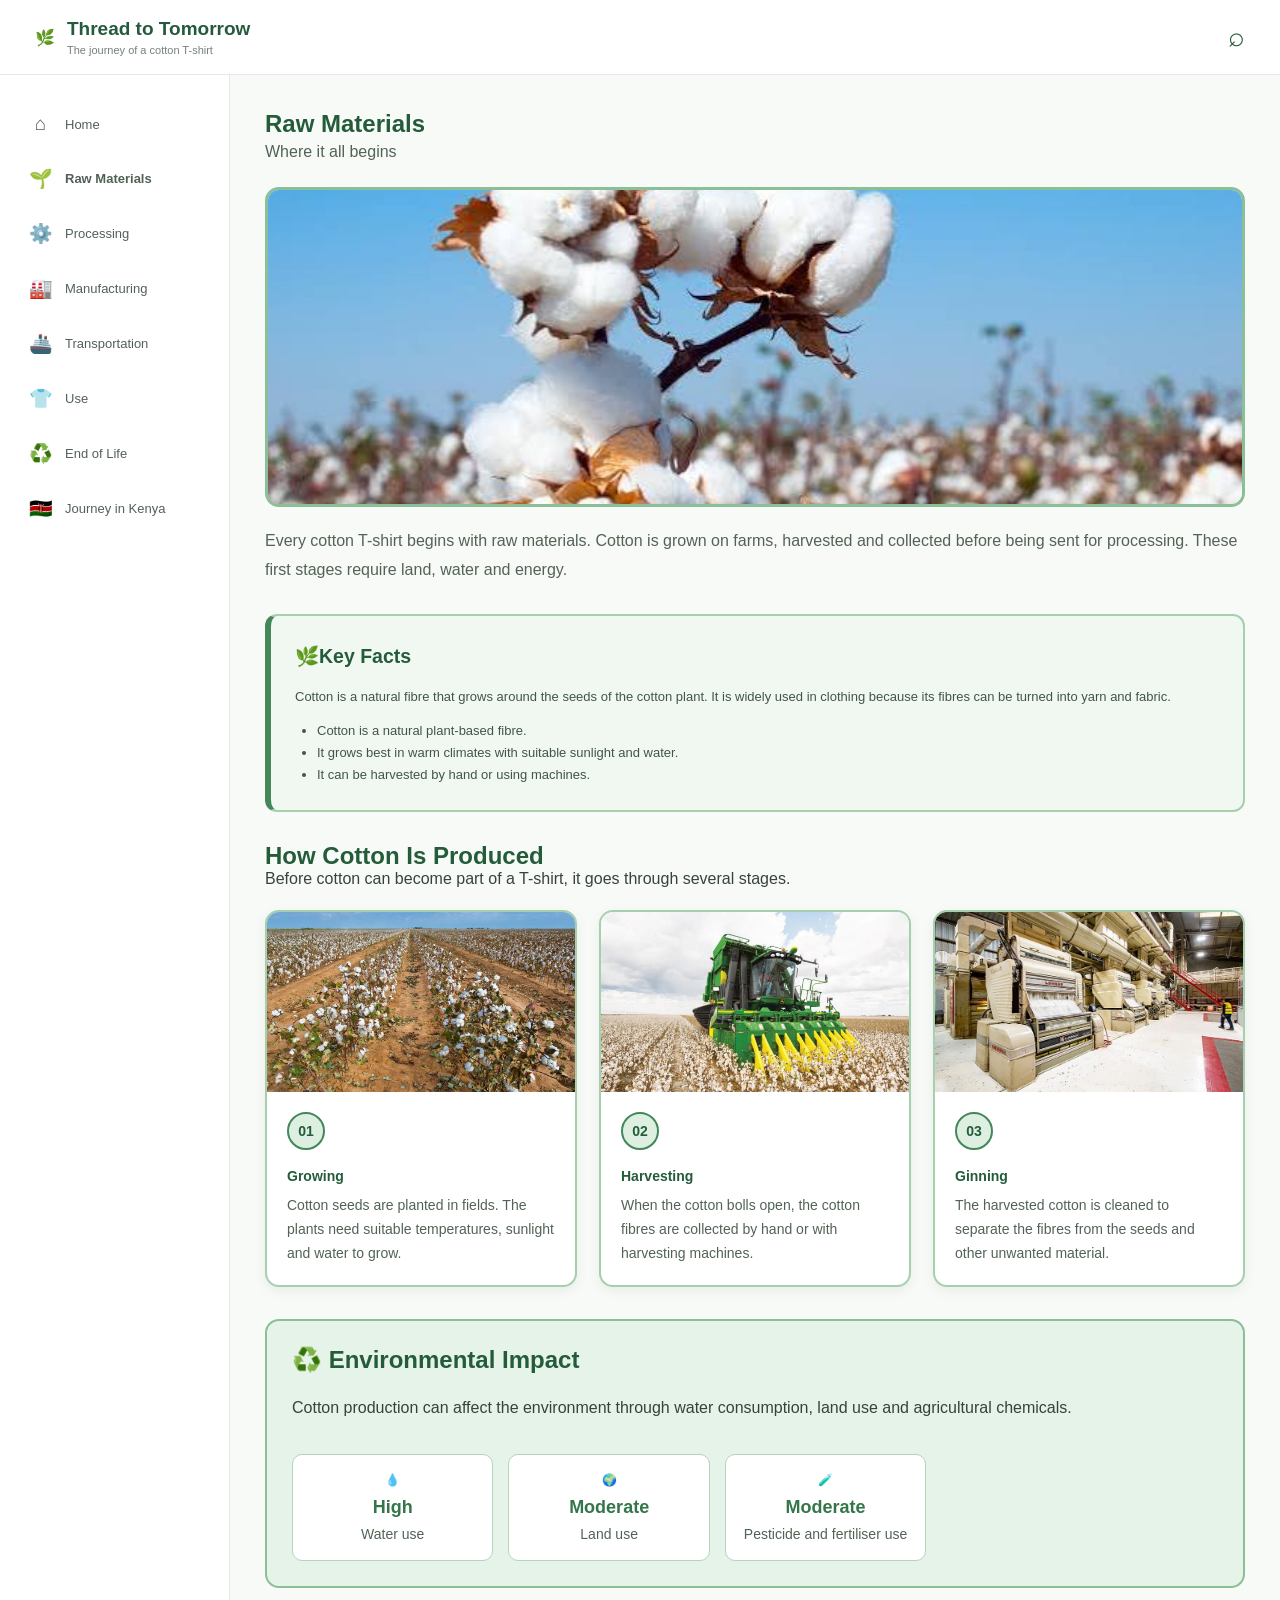
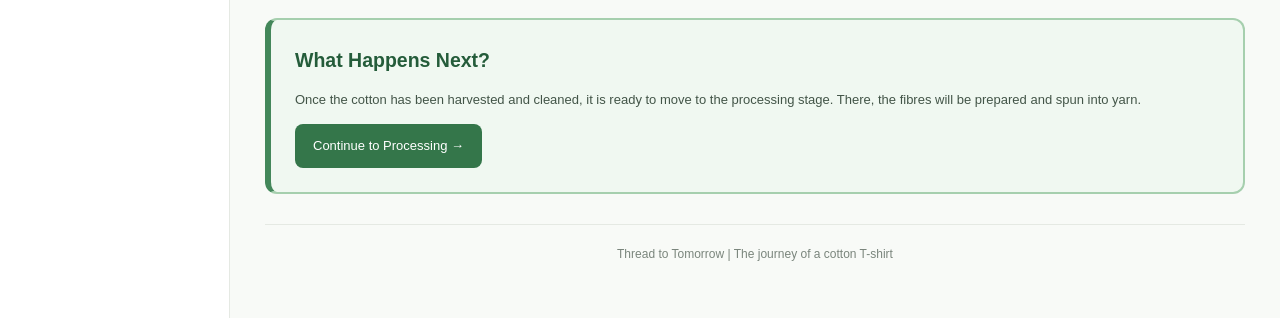
<file: raw-materials.html>
<!DOCTYPE html>
<html lang="en">
<head>
    <meta charset="UTF-8">
    <meta name="viewport" content="width=device-width, initial-scale=1.0">
    <title>Raw Materials | Thread to Tomorrow</title>
    <link rel="stylesheet" href="css/style.css">
</head>

<body>

    <!-- Header -->
    <header class="header">
        <div class="logo-area">
            <span class="logo">🌿</span>
            <div>
                <h1 class="site-name">Thread to Tomorrow</h1>
                <p class="tagline">The journey of a cotton T-shirt</p>
            </div>
        </div>

        <button class="search-icon" id="searchToggle" aria-label="Open search">
    ⌕
</button>
    </header>

    <div class="search-panel" id="searchPanel">
    <input
        type="text"
        id="searchInput"
        placeholder="Search the clothing journey..."
        aria-label="Search website"
    >

    <div id="searchResults"></div>
</div>

    <div class="layout">

        <!-- Sidebar -->
        
<aside class="sidebar">
    <a href="index.html">
        <span class="sidebar-icon">⌂</span> Home
    </a>

    <a href="raw-materials.html" class="active">
        <span class="sidebar-icon">🌱</span> Raw Materials
    </a>

    <a href="processing.html">
        <span class="sidebar-icon">⚙️</span> Processing
    </a>

    <a href="manufacturing.html">
        <span class="sidebar-icon">🏭</span> Manufacturing
    </a>

    <a href="transportation.html">
        <span class="sidebar-icon">🚢</span> Transportation
    </a>

    <a href="use.html">
        <span class="sidebar-icon">👕</span> Use
    </a>

    <a href="end-of-life.html">
        <span class="sidebar-icon">♻️</span> End of Life
    </a>
    <a href="kenya.html">
    <span class="sidebar-icon">🇰🇪</span> Journey in Kenya
</a>
</aside>


        <!-- Main Content -->
        <main class="main-content">

            <!-- Page Introduction -->
            <section>
                <h1>Raw Materials</h1>
                <p>Where it all begins</p>

                <img
                    src="images/cotton.jpg"
                    alt="Cotton growing on a cotton plant"
                    class="hero-image"
                >

                <p>
                    Every cotton T-shirt begins with raw materials.
                    Cotton is grown on farms, harvested and collected
                    before being sent for processing. These first stages
                    require land, water and energy.
                </p>
            </section>

            <!-- Key Facts -->
            <section class="info-box">
                <h2>🌿Key Facts</h2>
                <p>
                    Cotton is a natural fibre that grows around the seeds
                    of the cotton plant. It is widely used in clothing
                    because its fibres can be turned into yarn and fabric.
                </p>

                <ul>
                    <li>Cotton is a natural plant-based fibre.</li>
                    <li>It grows best in warm climates with suitable sunlight and water.</li>
                    <li>It can be harvested by hand or using machines.</li>
                </ul>
            </section>

            <!-- Production Stages -->
            <section>
                <h2>How Cotton Is Produced</h2>
                <p>Before cotton can become part of a T-shirt, it goes through several stages.</p>

                
<div class="card-container">

    <div class="process-card raw-card">
        <img src="images/growing.jpg" alt="Cotton growing in a field">
        <div class="card-content">
            <span class="number">01</span>
            <h3>Growing</h3>
            <p>
                Cotton seeds are planted in fields.
                The plants need suitable temperatures,
                sunlight and water to grow.
            </p>
        </div>
    </div>

    <div class="process-card raw-card">
        <img src="images/harvesting.jpg" alt="Cotton being harvested">
        <div class="card-content">
            <span class="number">02</span>
            <h3>Harvesting</h3>
            <p>
                When the cotton bolls open, the cotton
                fibres are collected by hand or with
                harvesting machines.
            </p>
        </div>
    </div>

    <div class="process-card raw-card">
        <img src="images/ginning.jpg" alt="Cotton fibres being separated from seeds">
        <div class="card-content">
            <span class="number">03</span>
            <h3>Ginning</h3>
            <p>
                The harvested cotton is cleaned to
                separate the fibres from the seeds
                and other unwanted material.
            </p>
        </div>
    </div>

</div>

            </section>

            <!-- Environmental Impact -->
            
<section class="impact-bar">

    <h2>♻️ Environmental Impact</h2>

    <p>
        Cotton production can affect the environment through
        water consumption, land use and agricultural chemicals.
    </p>

    <div class="impact-items">

        <div class="impact-item">
            <span class="impact-icon">💧</span>
            <h3>High</h3>
            <p>Water use</p>
        </div>

        <div class="impact-item">
            <span class="impact-icon">🌍</span>
            <h3>Moderate</h3>
            <p>Land use</p>
        </div>

        <div class="impact-item">
            <span class="impact-icon">🧪</span>
            <h3>Moderate</h3>
            <p>Pesticide and fertiliser use</p>
        </div>

    </div>
</section>


            <!-- Next Page -->
            <section class="info-box">
                <h2>What Happens Next?</h2>
                <p>
                    Once the cotton has been harvested and cleaned,
                    it is ready to move to the processing stage.
                    There, the fibres will be prepared and spun into yarn.
                </p>

                <a href="processing.html">Continue to Processing →</a>
            </section>

            <footer class="footer">
                <p>Thread to Tomorrow | The journey of a cotton T-shirt</p>
            </footer>

        </main>
    </div>
    <script src="js/script.js"></script>

</body>
</html>
</file>
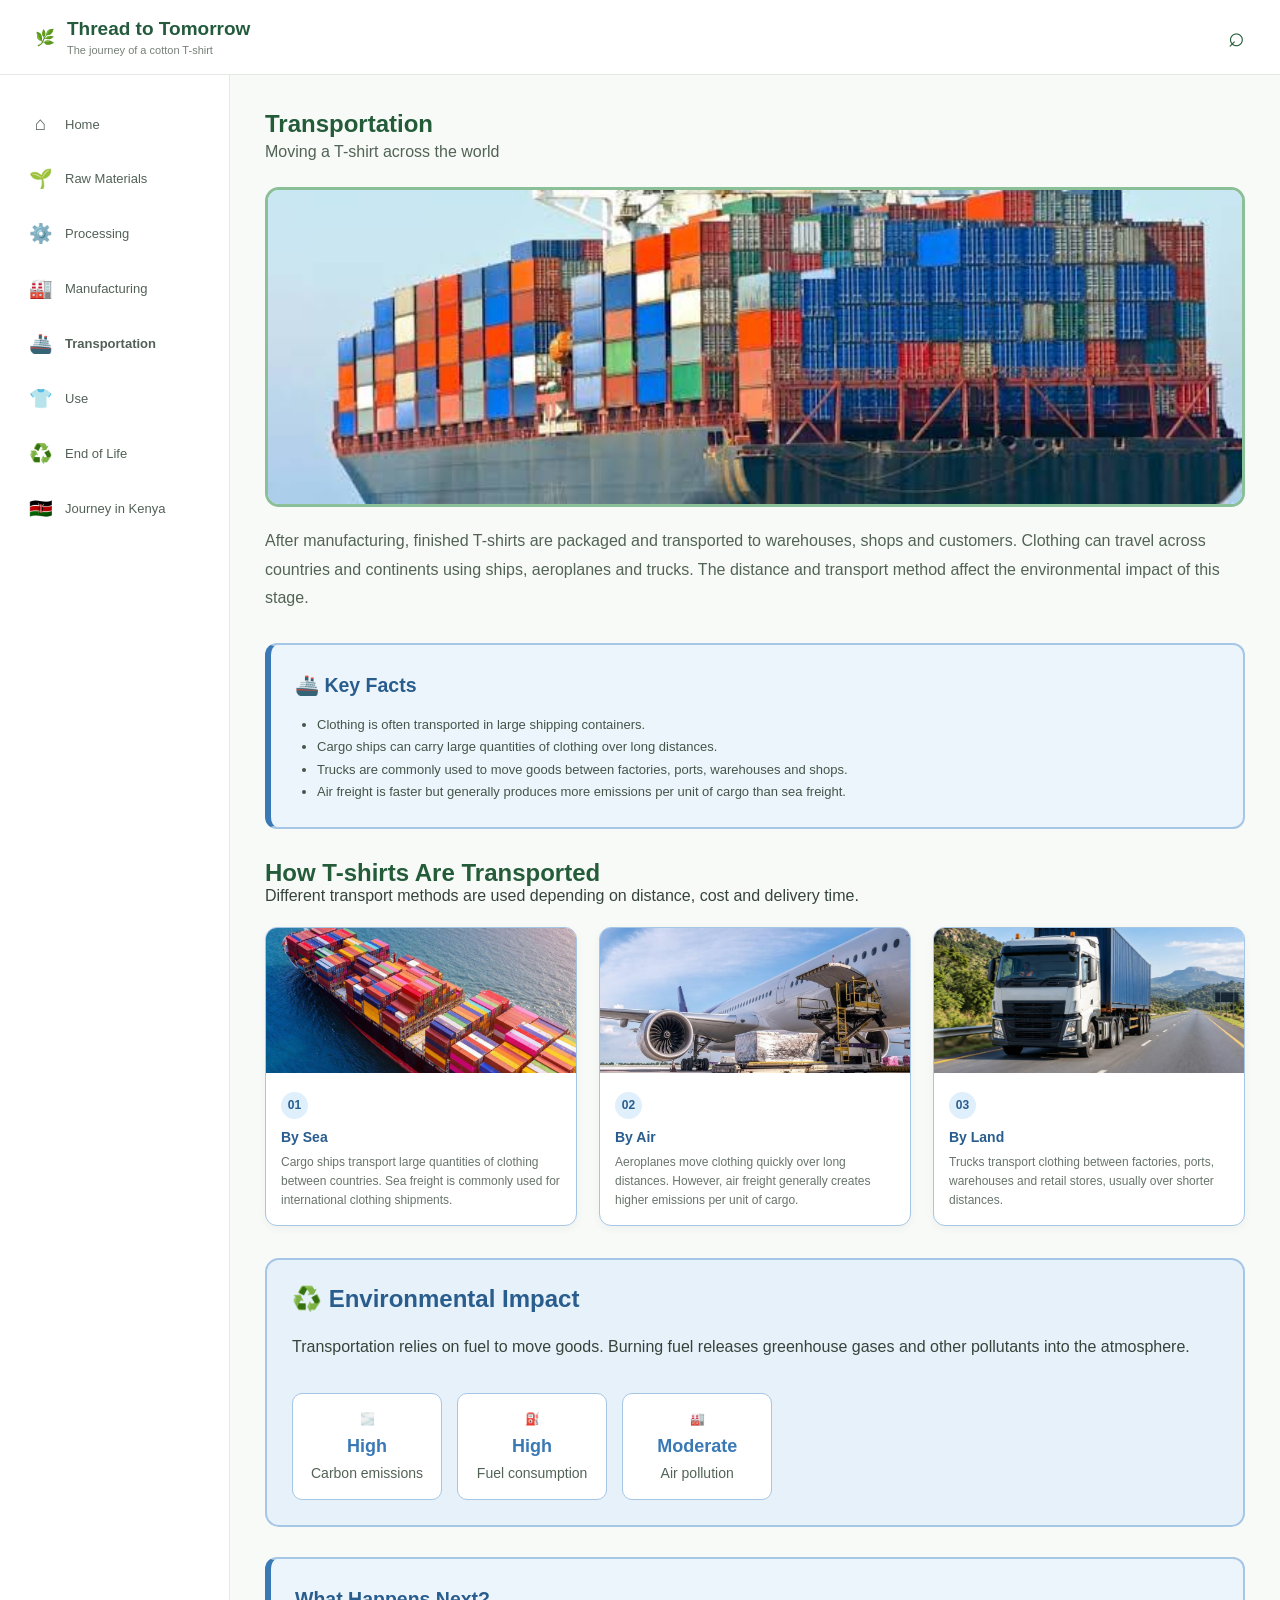
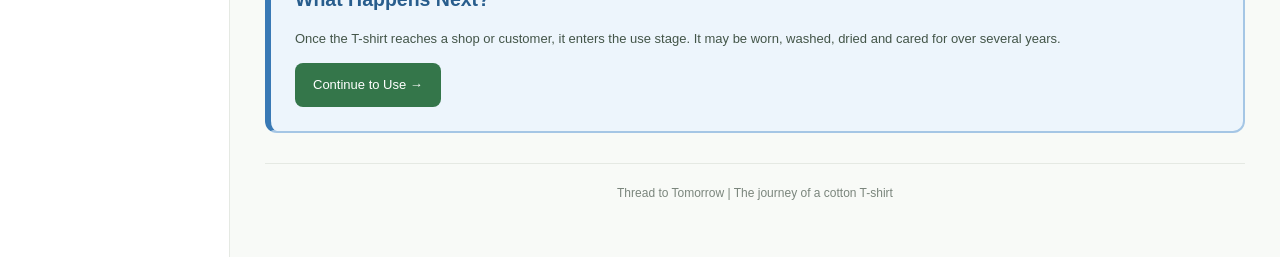
<file: transportation.html>
<!DOCTYPE html>
<html lang="en">
<head>
    <meta charset="UTF-8">
    <meta name="viewport" content="width=device-width, initial-scale=1.0">
    <title>Transportation | Thread to Tomorrow</title>
    <link rel="stylesheet" href="css/style.css">
</head>

<body>

    <!-- Header -->
    <header class="header">
        <div class="logo-area">
            <span class="logo">🌿</span>
            <div>
                <h1 class="site-name">Thread to Tomorrow</h1>
                <p class="tagline">The journey of a cotton T-shirt</p>
            </div>
        </div>

        <button class="search-icon" id="searchToggle" aria-label="Open search">
    ⌕
</button>
    </header>

    <div class="search-panel" id="searchPanel">
    <input
        type="text"
        id="searchInput"
        placeholder="Search the clothing journey..."
        aria-label="Search website"
    >

    <div id="searchResults"></div>
</div>

    <div class="layout">

        <!-- Sidebar -->
        <aside class="sidebar">
            <a href="index.html">
                <span class="sidebar-icon">⌂</span> Home
            </a>

            <a href="raw-materials.html">
                <span class="sidebar-icon">🌱</span> Raw Materials
            </a>

            <a href="processing.html">
                <span class="sidebar-icon">⚙️</span> Processing
            </a>

            <a href="manufacturing.html">
                <span class="sidebar-icon">🏭</span> Manufacturing
            </a>

            <a href="transportation.html" class="active">
                <span class="sidebar-icon">🚢</span> Transportation
            </a>

            <a href="use.html">
                <span class="sidebar-icon">👕</span> Use
            </a>

            <a href="end-of-life.html">
                <span class="sidebar-icon">♻️</span> End of Life
            </a>
            <a href="kenya.html">
    <span class="sidebar-icon">🇰🇪</span> Journey in Kenya
</a>
        </aside>

        <!-- Main Content -->
        <main class="main-content">

            <!-- Introduction -->
            <section>
                <h1>Transportation</h1>
                <p>Moving a T-shirt across the world</p>

                <img
                    src="images/transportation.jpg"
                    alt="Cargo ship transporting goods across the ocean"
                    class="hero-image"
                >

                <p>
                    After manufacturing, finished T-shirts are packaged
                    and transported to warehouses, shops and customers.
                    Clothing can travel across countries and continents
                    using ships, aeroplanes and trucks. The distance and
                    transport method affect the environmental impact
                    of this stage.
                </p>
            </section>

            <!-- Key Facts -->
            <section class="info-box transportation-box">
                <h2>🚢 Key Facts</h2>

                <ul>
                    <li>Clothing is often transported in large shipping containers.</li>
                    <li>Cargo ships can carry large quantities of clothing over long distances.</li>
                    <li>Trucks are commonly used to move goods between factories, ports, warehouses and shops.</li>
                    <li>Air freight is faster but generally produces more emissions per unit of cargo than sea freight.</li>
                </ul>
            </section>

            <!-- Transportation Methods -->
            <section>
                <h2>How T-shirts Are Transported</h2>
                <p>Different transport methods are used depending on distance, cost and delivery time.</p>

                <div class="card-container">

                    <div class="process-card transportation-card">
                        <img
                            src="images/sea-transport.jpg"
                            alt="Cargo ship carrying shipping containers"
                        >

                        <div class="card-content">
                            <span class="number">01</span>
                            <h3>By Sea</h3>
                            <p>
                                Cargo ships transport large quantities
                                of clothing between countries. Sea
                                freight is commonly used for international
                                clothing shipments.
                            </p>
                        </div>
                    </div>

                    <div class="process-card transportation-card">
                        <img
                            src="images/air-transport.jpg"
                            alt="Cargo aeroplane at an airport"
                        >

                        <div class="card-content">
                            <span class="number">02</span>
                            <h3>By Air</h3>
                            <p>
                                Aeroplanes move clothing quickly over
                                long distances. However, air freight
                                generally creates higher emissions
                                per unit of cargo.
                            </p>
                        </div>
                    </div>

                    <div class="process-card transportation-card">
                        <img
                            src="images/land-transport.jpg"
                            alt="Truck carrying goods on a road"
                        >

                        <div class="card-content">
                            <span class="number">03</span>
                            <h3>By Land</h3>
                            <p>
                                Trucks transport clothing between
                                factories, ports, warehouses and
                                retail stores, usually over shorter
                                distances.
                            </p>
                        </div>
                    </div>

                </div>
            </section>

            <!-- Environmental Impact -->
            <section class="impact-bar transportation-impact">

                <h2>♻️ Environmental Impact</h2>

                <p>
                    Transportation relies on fuel to move goods.
                    Burning fuel releases greenhouse gases and
                    other pollutants into the atmosphere.
                </p>

                <div class="impact-items">

                    <div class="impact-item">
                        <span class="impact-icon">🌫️</span>
                        <h3>High</h3>
                        <p>Carbon emissions</p>
                    </div>

                    <div class="impact-item">
                        <span class="impact-icon">⛽</span>
                        <h3>High</h3>
                        <p>Fuel consumption</p>
                    </div>

                    <div class="impact-item">
                        <span class="impact-icon">🏭</span>
                        <h3>Moderate</h3>
                        <p>Air pollution</p>
                    </div>

                </div>
            </section>

            <!-- Next Stage -->
            <section class="info-box transportation-box">
                <h2>What Happens Next?</h2>

                <p>
                    Once the T-shirt reaches a shop or customer,
                    it enters the use stage. It may be worn, washed,
                    dried and cared for over several years.
                </p>

                <a href="use.html">Continue to Use →</a>
            </section>

            <footer class="footer">
                <p>Thread to Tomorrow | The journey of a cotton T-shirt</p>
            </footer>

        </main>
    </div>
    <script src="js/script.js"></script>

</body>
</html>
</file>
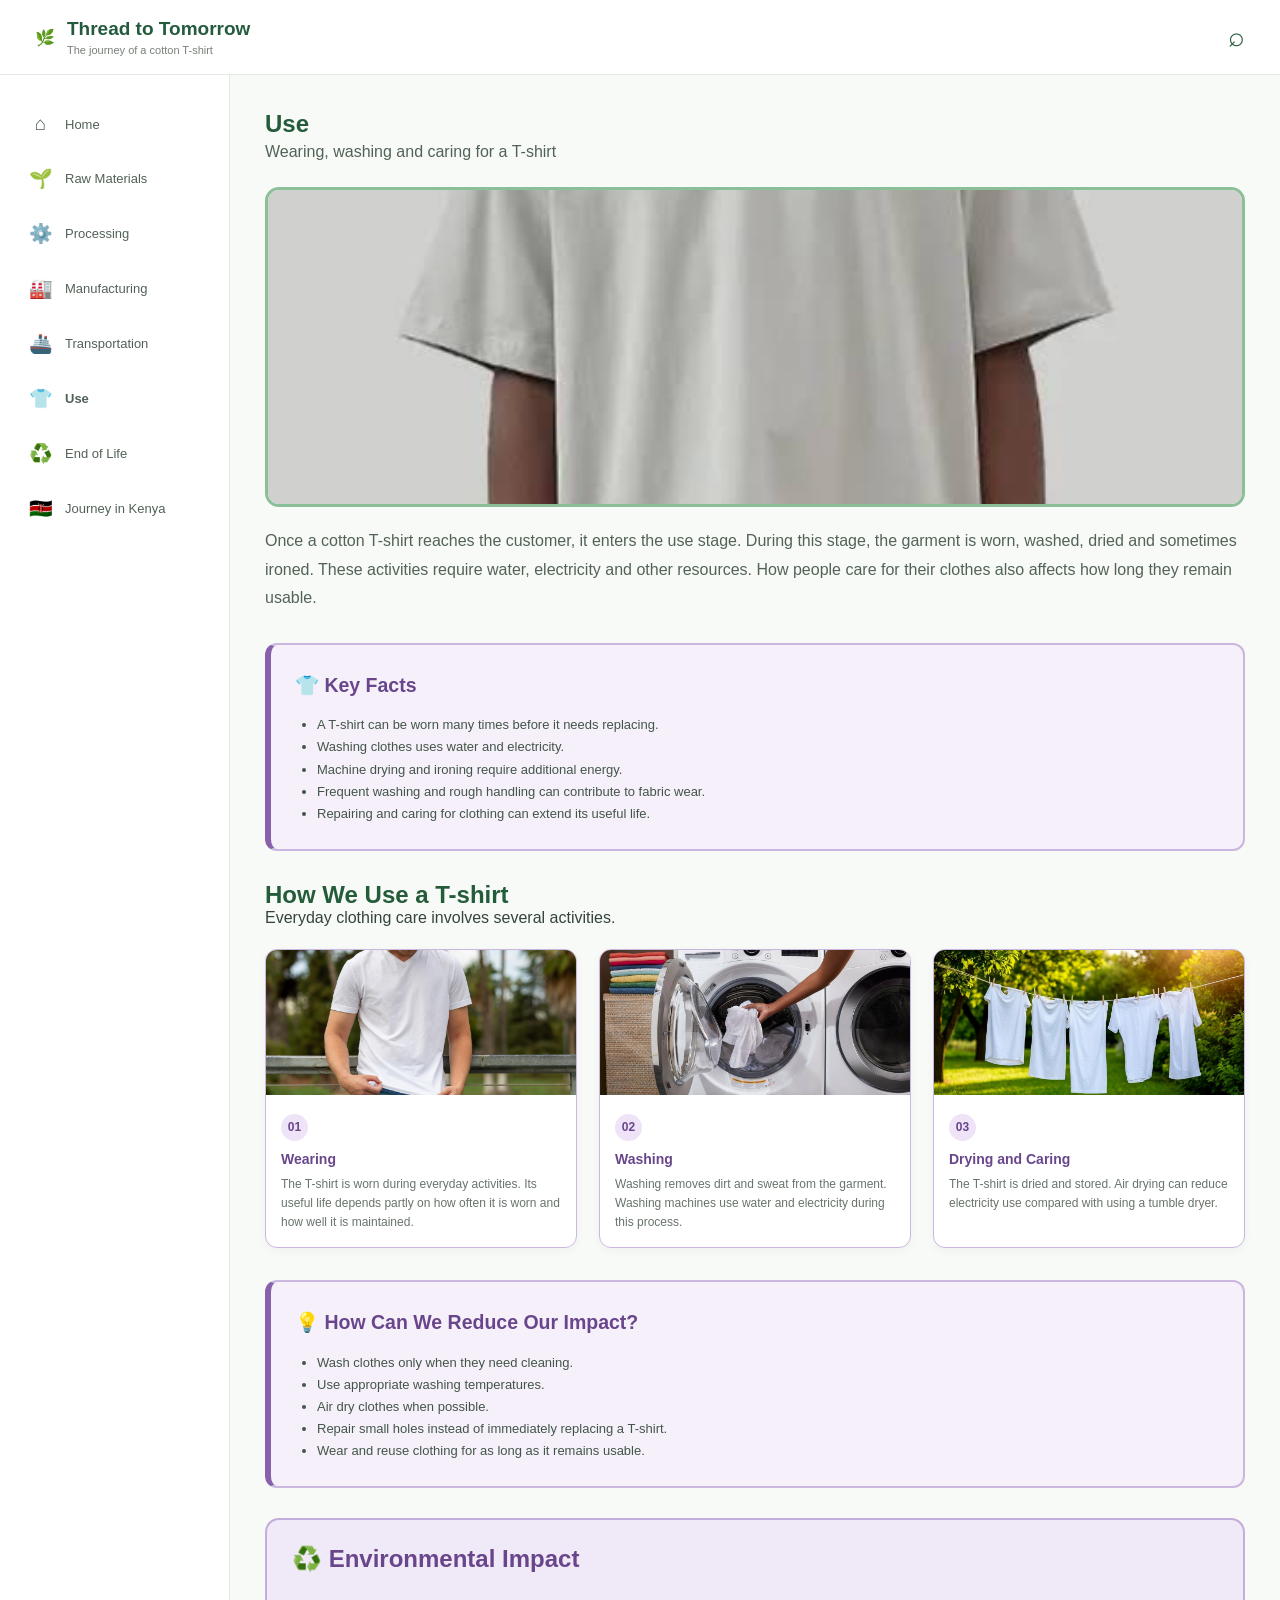
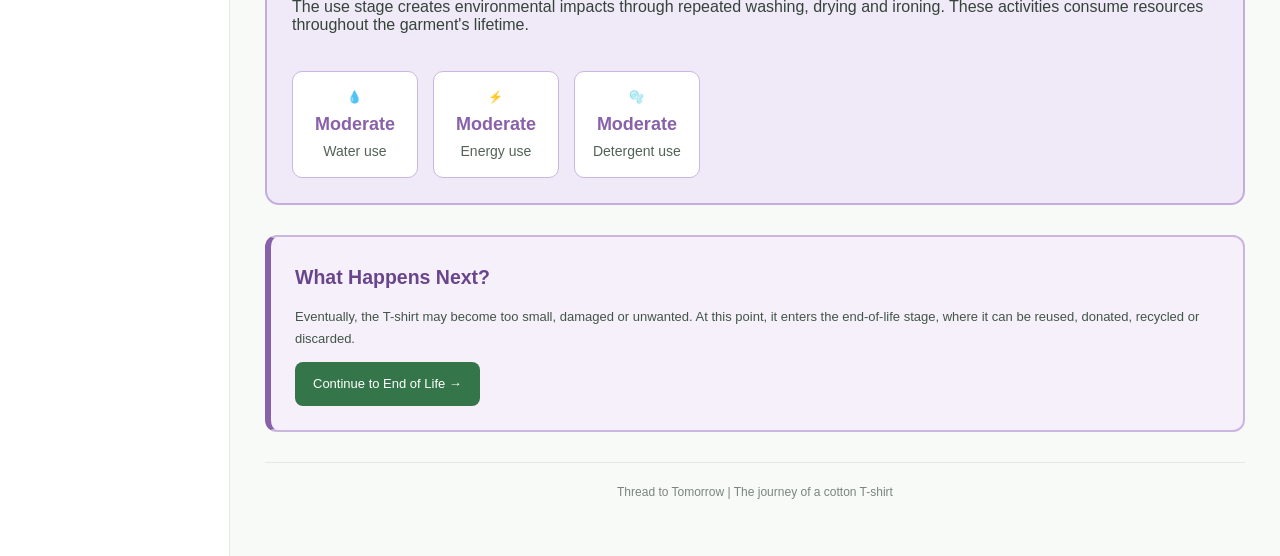
<file: use.html>
<!DOCTYPE html>
<html lang="en">
<head>
    <meta charset="UTF-8">
    <meta name="viewport" content="width=device-width, initial-scale=1.0">
    <title>Use | Thread to Tomorrow</title>
    <link rel="stylesheet" href="css/style.css">
</head>

<body>

    <!-- Header -->
    <header class="header">
        <div class="logo-area">
            <span class="logo">🌿</span>
            <div>
                <h1 class="site-name">Thread to Tomorrow</h1>
                <p class="tagline">The journey of a cotton T-shirt</p>
            </div>
        </div>

        <button class="search-icon" id="searchToggle" aria-label="Open search">
    ⌕
</button>
    </header>
    <div class="search-panel" id="searchPanel">
    <input
        type="text"
        id="searchInput"
        placeholder="Search the clothing journey..."
        aria-label="Search website"
    >

    <div id="searchResults"></div>
</div>

    <div class="layout">

        <!-- Sidebar -->
        <aside class="sidebar">
            <a href="index.html">
                <span class="sidebar-icon">⌂</span> Home
            </a>

            <a href="raw-materials.html">
                <span class="sidebar-icon">🌱</span> Raw Materials
            </a>

            <a href="processing.html">
                <span class="sidebar-icon">⚙️</span> Processing
            </a>

            <a href="manufacturing.html">
                <span class="sidebar-icon">🏭</span> Manufacturing
            </a>

            <a href="transportation.html">
                <span class="sidebar-icon">🚢</span> Transportation
            </a>

            <a href="use.html" class="active">
                <span class="sidebar-icon">👕</span> Use
            </a>

            <a href="end-of-life.html">
                <span class="sidebar-icon">♻️</span> End of Life
            </a>
            <a href="kenya.html">
    <span class="sidebar-icon">🇰🇪</span> Journey in Kenya
</a>
        </aside>

        <!-- Main Content -->
        <main class="main-content">

            <!-- Introduction -->
            <section>
                <h1>Use</h1>
                <p>Wearing, washing and caring for a T-shirt</p>

                <img
                    src="images/use.jpg"
                    alt="Cotton T-shirt being worn"
                    class="hero-image"
                >

                <p>
                    Once a cotton T-shirt reaches the customer, it enters
                    the use stage. During this stage, the garment is worn,
                    washed, dried and sometimes ironed. These activities
                    require water, electricity and other resources.
                    How people care for their clothes also affects
                    how long they remain usable.
                </p>
            </section>

            <!-- Key Facts -->
            <section class="info-box use-box">
                <h2>👕 Key Facts</h2>

                <ul>
                    <li>A T-shirt can be worn many times before it needs replacing.</li>
                    <li>Washing clothes uses water and electricity.</li>
                    <li>Machine drying and ironing require additional energy.</li>
                    <li>Frequent washing and rough handling can contribute to fabric wear.</li>
                    <li>Repairing and caring for clothing can extend its useful life.</li>
                </ul>
            </section>

            <!-- Use Stages -->
            <section>
                <h2>How We Use a T-shirt</h2>
                <p>Everyday clothing care involves several activities.</p>

                <div class="card-container">

                    <div class="process-card use-card">
                        <img
                            src="images/wearing.jpg"
                            alt="Person wearing a cotton T-shirt"
                        >

                        <div class="card-content">
                            <span class="number">01</span>
                            <h3>Wearing</h3>
                            <p>
                                The T-shirt is worn during everyday
                                activities. Its useful life depends
                                partly on how often it is worn and
                                how well it is maintained.
                            </p>
                        </div>
                    </div>

                    <div class="process-card use-card">
                        <img
                            src="images/washing.jpg"
                            alt="Cotton clothes being washed in a washing machine"
                        >

                        <div class="card-content">
                            <span class="number">02</span>
                            <h3>Washing</h3>
                            <p>
                                Washing removes dirt and sweat from
                                the garment. Washing machines use
                                water and electricity during this
                                process.
                            </p>
                        </div>
                    </div>

                    <div class="process-card use-card">
                        <img
                            src="images/drying.jpg"
                            alt="Cotton clothes drying on a clothesline"
                        >

                        <div class="card-content">
                            <span class="number">03</span>
                            <h3>Drying and Caring</h3>
                            <p>
                                The T-shirt is dried and stored.
                                Air drying can reduce electricity
                                use compared with using a tumble dryer.
                            </p>
                        </div>
                    </div>

                </div>
            </section>

            <!-- Responsible Clothing Care -->
            <section class="info-box use-box">
                <h2>💡 How Can We Reduce Our Impact?</h2>

                <ul>
                    <li>Wash clothes only when they need cleaning.</li>
                    <li>Use appropriate washing temperatures.</li>
                    <li>Air dry clothes when possible.</li>
                    <li>Repair small holes instead of immediately replacing a T-shirt.</li>
                    <li>Wear and reuse clothing for as long as it remains usable.</li>
                </ul>
            </section>

            <!-- Environmental Impact -->
            <section class="impact-bar use-impact">

                <h2>♻️ Environmental Impact</h2>

                <p>
                    The use stage creates environmental impacts through
                    repeated washing, drying and ironing. These activities
                    consume resources throughout the garment's lifetime.
                </p>

                <div class="impact-items">

                    <div class="impact-item">
                        <span class="impact-icon">💧</span>
                        <h3>Moderate</h3>
                        <p>Water use</p>
                    </div>

                    <div class="impact-item">
                        <span class="impact-icon">⚡</span>
                        <h3>Moderate</h3>
                        <p>Energy use</p>
                    </div>

                    <div class="impact-item">
                        <span class="impact-icon">🫧</span>
                        <h3>Moderate</h3>
                        <p>Detergent use</p>
                    </div>

                </div>
            </section>

            <!-- Next Stage -->
            <section class="info-box use-box">
                <h2>What Happens Next?</h2>

                <p>
                    Eventually, the T-shirt may become too small,
                    damaged or unwanted. At this point, it enters
                    the end-of-life stage, where it can be reused,
                    donated, recycled or discarded.
                </p>

                <a href="end-of-life.html">Continue to End of Life →</a>
            </section>

            <footer class="footer">
                <p>Thread to Tomorrow | The journey of a cotton T-shirt</p>
            </footer>

        </main>
    </div>
    <script src="js/script.js"></script>

</body>
</html>
</file>
<file: css/style.css>
/* =================================
   1. GENERAL WEBSITE SETTINGS
================================= */

* {
    margin: 0;
    padding: 0;
    box-sizing: border-box;
}

body {
    font-family: Arial, sans-serif;
    background-color: #F8FAF7;
    color: #35443B;
}

a {
    text-decoration: none;
}


/* =================================
   2. WEBSITE HEADER
================================= */

.header {
    width: 100%;
    min-height: 75px;
    background-color: #FFFFFF;
    display: flex;
    align-items: center;
    justify-content: space-between;
    padding: 12px 35px;
    border-bottom: 1px solid #E5E9E3;
}

.logo-area {
    display: flex;
    align-items: center;
    gap: 12px;
}

.site-name {
    font-size: 19px;
    font-weight: bold;
    color: #245B3D;
}

.tagline {
    font-size: 11px;
    color: #778078;
    margin-top: 4px;
}

.search-icon {
    font-size: 23px;
    color: #315B42;
    cursor: pointer;
}


/* =================================
   3. MAIN WEBSITE LAYOUT
================================= */

.layout {
    display: flex;
    min-height: calc(100vh - 75px);
}


/* =================================
   4. LEFT SIDEBAR
================================= */

.sidebar {
    width: 230px;
    min-width: 230px;
    background-color: #FFFFFF;
    padding: 25px 16px;
    border-right: 1px solid #E5E9E3;
    display: flex;
    flex-direction: column;
}

.sidebar h3 {
    font-size: 13px;
    color: #89938B;
    margin: 5px 12px 18px;
    text-transform: uppercase;
    letter-spacing: 1px;
}

.sidebar a {
    display: block;
    padding: 13px 12px;
    margin-bottom: 6px;
    border-radius: 10px;
    color: #526157;
    font-size: 13px;
    transition: background-color 0.2s;
}

.sidebar a:hover {
    background-color: #F0F5EF;
}

/* Active sidebar page */

.sidebar a.active {
    font-weight: bold;
}

.sidebar a.active.green {
    background-color: #E4F2E7;
    color: #245B3D;
}

.sidebar a.active.blue {
    background-color: #E3EFFA;
    color: #245B8A;
}

.sidebar a.active.amber {
    background-color: #FFF0D5;
    color: #98651A;
}

.sidebar a.active.purple {
    background-color: #F0E8FA;
    color: #70449B;
}


/* =================================
   5. MAIN CONTENT AREA
================================= */

.main-content {
    flex: 1;
    min-width: 0;
    max-width: 1400px;
    margin: 0 auto;
    padding: 35px;
}

.page-title {
    font-size: 30px;
    color: #245B3D;
    margin-bottom: 8px;
}

.page-subtitle {
    font-size: 16px;
    font-weight: bold;
    color: #637267;
    margin-bottom: 18px;
}

.description {
    font-size: 14px;
    line-height: 1.7;
    max-width: 850px;
    margin-bottom: 25px;
}


/* =================================
   6. HOMEPAGE INTRODUCTION
================================= */

.home-hero {
    text-align: center;
    padding: 55px 30px;
    background-color: #EAF5EB;
    border-radius: 15px;
    margin-bottom: 35px;
}

.home-hero h1 {
    font-size: 36px;
    color: #245B3D;
    margin-bottom: 15px;
}

.home-hero p {
    max-width: 650px;
    margin: 0 auto;
    line-height: 1.8;
    font-size: 15px;
    color: #526157;
}

.section-heading {
    font-size: 20px;
    color: #245B3D;
    margin-bottom: 16px;
}


/* =================================
   7. HOMEPAGE LIFE-CYCLE CARDS
================================= */

.journey-grid {
    display: grid;
    grid-template-columns: repeat(3, minmax(0, 1fr));
    gap: 20px;
    margin-top: 20px;
}

.journey-card {
    display: block;
    background-color: #FFFFFF;
    border: 1px solid #E3E8E2;
    border-radius: 12px;
    overflow: hidden;
    color: #35443B;
    box-shadow: 0 3px 10px rgba(0, 0, 0, 0.04);
    transition: transform 0.2s, box-shadow 0.2s;
}

.journey-card:hover {
    transform: translateY(-4px);
    box-shadow: 0 6px 15px rgba(0, 0, 0, 0.09);
}

.journey-card img {
    display: block;
    width: 100%;
    height: 165px;
    object-fit: cover;
}

.journey-card div {
    padding: 17px;
}

.journey-card h3 {
    font-size: 15px;
    color: #245B3D;
    margin-bottom: 9px;
}

.journey-card p {
    font-size: 12px;
    line-height: 1.7;
    color: #68746B;
}


/* =================================
   8. HERO IMAGES FOR STAGE PAGES
================================= */

.hero-image {
    display: block;
    width: 100%;
    height: 260px;
    object-fit: cover;
    border-radius: 14px;
    margin-bottom: 25px;
}


/* =================================
   9. INFORMATION BOXES
================================= */

.info-box {
    padding: 20px;
    border-radius: 12px;
    margin-bottom: 25px;
    font-size: 13px;
    line-height: 1.7;
}

.info-box h3 {
    font-size: 15px;
    margin-bottom: 10px;
}

.info-box.green {
    background-color: #EAF5EB;
}

.info-box.blue {
    background-color: #E8F2FA;
}

.info-box.amber {
    background-color: #FFF4DF;
}

.info-box.purple {
    background-color: #F2EBFA;
}


/* =================================
   10. PROCESS CARDS
================================= */

.card-container {
    display: grid;
    grid-template-columns: repeat(3, minmax(0, 1fr));
    gap: 18px;
    margin-bottom: 25px;
}

.process-card {
    background-color: #FFFFFF;
    border: 1px solid #E3E8E2;
    border-radius: 12px;
    overflow: hidden;
    box-shadow: 0 3px 10px rgba(0, 0, 0, 0.04);
}

.process-card img {
    width: 100%;
    height: 145px;
    object-fit: cover;
}

.card-content {
    padding: 15px;
}

.number {
    display: inline-flex;
    width: 27px;
    height: 27px;
    border-radius: 50%;
    align-items: center;
    justify-content: center;
    color: white;
    font-weight: bold;
    font-size: 12px;
    margin-bottom: 10px;
}

.number.green {
    background-color: #438653;
}

.number.blue {
    background-color: #397BB5;
}

.number.amber {
    background-color: #C18A32;
}

.number.purple {
    background-color: #8055A7;
}

.process-card h3 {
    font-size: 14px;
    margin-bottom: 8px;
    color: #35443B;
}

.process-card p {
    font-size: 12px;
    line-height: 1.6;
    color: #68746B;
}


/* =================================
   11. ENVIRONMENTAL IMPACT BAR
================================= */

.impact-bar {
    display: flex;
    flex-wrap: wrap;
    align-items: center;
    justify-content: space-between;
    gap: 15px;
    padding: 18px;
    border-radius: 12px;
    margin-bottom: 25px;
}

.impact-bar.green {
    background-color: #EAF5EB;
}

.impact-bar.blue {
    background-color: #E8F2FA;
}

.impact-bar.amber {
    background-color: #FFF4DF;
}

.impact-bar.purple {
    background-color: #F2EBFA;
}

.impact-items {
    display: flex;
    flex-wrap: wrap;
    gap: 22px;
}

.impact-items span {
    font-size: 12px;
}


/* =================================
   12. SECTION HEADINGS AND FOOTER
================================= */

.footer {
    text-align: center;
    padding: 22px;
    color: #7A857C;
    font-size: 12px;
    border-top: 1px solid #E5E9E3;
    margin-top: 30px;
}


/* =================================
   13. RESPONSIVE DESIGN
================================= */

@media (max-width: 900px) {
    .sidebar {
        width: 200px;
        min-width: 200px;
    }

    .main-content {
        padding: 25px;
    }

    .journey-grid,
    .card-container {
        grid-template-columns: repeat(2, minmax(0, 1fr));
    }
}

@media (max-width: 600px) {
    .header {
        padding: 15px;
    }

    .layout {
        flex-direction: column;
    }

    .sidebar {
        width: 100%;
        min-width: 0;
        border-right: none;
        border-bottom: 1px solid #E5E9E3;
    }

    .main-content {
        padding: 18px;
    }

    .journey-grid,
    .card-container {
        grid-template-columns: 1fr;
    }

    .home-hero h1 {
        font-size: 27px;
    }

    .home-hero {
        padding: 35px 20px;
    }

    .impact-bar {
        align-items: flex-start;
    }
}

/* ==================================
   RAW MATERIALS PAGE
================================== */

/* Main green headings */
.main-content h1,
.main-content h2 {
    color: #245c3a;
}

/* Hero image */
.hero-image {
    width: 100%;
    height: 320px;
    object-fit: cover;
    border-radius: 14px;
    border: 3px solid #8abf98;
    margin: 20px 0;
}

/* Introduction paragraph */
.main-content > section:first-child > p {
    line-height: 1.8;
    color: #526356;
}

/* Information box */
.info-box {
    background-color: #f0f8f1;
    border: 2px solid #a6cfae;
    border-left: 6px solid #43875a;
    border-radius: 12px;
    padding: 24px;
    margin: 30px 0;
}

.info-box h2 {
    margin-bottom: 12px;
}

.info-box p,
.info-box li {
    line-height: 1.7;
    color: #435548;
}

.info-box ul {
    padding-left: 22px;
    margin-top: 12px;
}

/* Process cards */
.card-container {
    display: grid;
    grid-template-columns: repeat(3, 1fr);
    gap: 22px;
    margin: 22px 0 32px;
}

.raw-card {
    background-color: #ffffff;
    border: 2px solid #a6cfae;
    border-radius: 14px;
    overflow: hidden;
    box-shadow: 0 4px 12px rgba(36, 92, 58, 0.08);
    transition: transform 0.2s ease;
}

.raw-card:hover {
    transform: translateY(-5px);
}

.raw-card img {
    width: 100%;
    height: 180px;
    object-fit: cover;
    display: block;
}

.raw-card .card-content {
    padding: 20px;
}

.raw-card .number {
    color: #43875a;
    font-weight: bold;
    font-size: 14px;
}

.raw-card h3 {
    color: #245c3a;
    margin: 10px 0;
}

.raw-card p {
    color: #526356;
    line-height: 1.7;
    font-size: 14px;
}

/* Environmental impact section */
.impact-bar {
    background-color: #e6f3e8;
    border: 2px solid #8abf98;
    border-radius: 14px;
    padding: 25px;
    margin: 30px 0;
}

.impact-bar h2 {
    margin-bottom: 10px;
}

.impact-items {
    display: grid;
    grid-template-columns: repeat(3, 1fr);
    gap: 15px;
    margin-top: 22px;
}

.impact-items > div {
    background-color: #ffffff;
    border: 1px solid #b4d4bb;
    border-radius: 10px;
    padding: 18px;
    text-align: center;
}

.impact-items h3 {
    color: #34764a;
    margin-bottom: 8px;
}

/* Next stage link */
.info-box a {
    display: inline-block;
    color: #ffffff;
    background-color: #34764a;
    text-decoration: none;
    padding: 11px 18px;
    border-radius: 8px;
    margin-top: 12px;
}

.info-box a:hover {
    background-color: #245c3a;
}

/* Smaller screens */
@media (max-width: 750px) {
    .card-container,
    .impact-items {
        grid-template-columns: 1fr;
    }

    .hero-image {
        height: 220px;
    }
}

/* Circular process numbers */
.raw-card .number {
    display: inline-flex;
    align-items: center;
    justify-content: center;
    width: 38px;
    height: 38px;
    border-radius: 50%;
    background-color: #dcefe0;
    border: 2px solid #43875a;
    color: #245c3a;
    font-size: 14px;
    font-weight: bold;
    margin-bottom: 8px;
}

/* Sidebar icons */
.sidebar a {
    display: flex;
    align-items: center;
    gap: 12px;
}

.sidebar-icon {
    width: 25px;
    min-width: 25px;
    text-align: center;
    font-size: 19px;
}

/* Environmental impact icons */
.impact-item {
    display: flex;
    flex-direction: column;
    align-items: center;
    justify-content: center;
}

.impact-icon {
    font-size: 30px;
    margin-bottom: 10px;
}

.impact-item h3 {
    font-size: 18px;
}

.impact-item p {
    color: #526356;
    font-size: 14px;
    text-align: center;
}

/* ==================================
   PROCESSING PAGE
================================== */

.processing-box {
    background-color: #edf8f7;
    border-color: #9acdc5;
    border-left-color: #398c80;
}

.processing-box h2 {
    color: #286d65;
}

.processing-card {
    border-color: #9acdc5;
}

.processing-card .number {
    background-color: #d9f0ec;
    border-color: #398c80;
    color: #286d65;
}

.processing-card h3 {
    color: #286d65;
}

.processing-impact {
    background-color: #e5f4f1;
    border-color: #83bdb3;
}

.processing-impact h2 {
    color: #286d65;
}

.processing-impact .impact-items > div {
    border-color: #a8d2ca;
}

.processing-impact .impact-items h3 {
    color: #398c80;
}

/* Processing card hover effect */
.processing-card {
    transition: transform 0.25s ease, box-shadow 0.25s ease;
    cursor: pointer;
}

.processing-card:hover {
    transform: translateY(-7px);
    box-shadow: 0 8px 20px rgba(40, 109, 101, 0.18);
}

/* Slight image zoom on hover */
.processing-card img {
    transition: transform 0.3s ease;
}

.processing-card:hover img {
    transform: scale(1.04);
}

/* ==================================
   MANUFACTURING PAGE
================================== */

.manufacturing-box {
    background-color: #fff8e9;
    border-color: #e8c987;
    border-left-color: #c58b32;
}

.manufacturing-box h2 {
    color: #8b6427;
}

.manufacturing-card {
    border-color: #e8c987;
    transition: transform 0.25s ease, box-shadow 0.25s ease;
    cursor: pointer;
}

.manufacturing-card:hover {
    transform: translateY(-7px);
    box-shadow: 0 8px 20px rgba(139, 100, 39, 0.18);
}

.manufacturing-card img {
    transition: transform 0.3s ease;
}

.manufacturing-card:hover img {
    transform: scale(1.04);
}

.manufacturing-card .number {
    background-color: #fff0cf;
    border-color: #c58b32;
    color: #8b6427;
}

.manufacturing-card h3 {
    color: #8b6427;
}

.manufacturing-impact {
    background-color: #fff5df;
    border-color: #e5c47f;
}

.manufacturing-impact h2 {
    color: #8b6427;
}

.manufacturing-impact .impact-items > div {
    border-color: #e8c987;
}

.manufacturing-impact .impact-items h3 {
    color: #a87627;
}

/* ==================================
   TRANSPORTATION PAGE
================================== */

.transportation-box {
    background-color: #edf5fc;
    border-color: #a5c6e5;
    border-left-color: #3979b5;
}

.transportation-box h2 {
    color: #285d8d;
}

.transportation-card {
    border-color: #a5c6e5;
    transition: transform 0.25s ease, box-shadow 0.25s ease;
    cursor: pointer;
}

.transportation-card:hover {
    transform: translateY(-7px);
    box-shadow: 0 8px 20px rgba(40, 93, 141, 0.18);
}

.transportation-card img {
    transition: transform 0.3s ease;
}

.transportation-card:hover img {
    transform: scale(1.04);
}

.transportation-card .number {
    background-color: #e0effc;
    border-color: #3979b5;
    color: #285d8d;
}

.transportation-card h3 {
    color: #285d8d;
}

.transportation-impact {
    background-color: #e7f1fa;
    border-color: #a5c6e5;
}

.transportation-impact h2 {
    color: #285d8d;
}

.transportation-impact .impact-items > div {
    border-color: #a5c6e5;
}

.transportation-impact .impact-items h3 {
    color: #3979b5;
}

/* ==================================
   USE PAGE
================================== */

.use-box {
    background-color: #f5f0fa;
    border-color: #cbb6df;
    border-left-color: #8861aa;
}

.use-box h2 {
    color: #69468c;
}

.use-card {
    border-color: #cbb6df;
    transition: transform 0.25s ease, box-shadow 0.25s ease;
    cursor: pointer;
}

.use-card:hover {
    transform: translateY(-7px);
    box-shadow: 0 8px 20px rgba(105, 70, 140, 0.18);
}

.use-card img {
    transition: transform 0.3s ease;
}

.use-card:hover img {
    transform: scale(1.04);
}

.use-card .number {
    background-color: #eee3f7;
    border-color: #8861aa;
    color: #69468c;
}

.use-card h3 {
    color: #69468c;
}

.use-impact {
    background-color: #f0e9f7;
    border-color: #c3addb;
}

.use-impact h2 {
    color: #69468c;
}

.use-impact .impact-items > div {
    border-color: #cbb6df;
}

.use-impact .impact-items h3 {
    color: #8861aa;
}

/* ==================================
   END OF LIFE PAGE
================================== */

.end-box {
    background-color: #f5f0fa;
    border-color: #cbb6df;
    border-left-color: #8861aa;
}

.end-box h2 {
    color: #69468c;
}

.end-card {
    border-color: #cbb6df;
    transition: transform 0.25s ease, box-shadow 0.25s ease;
    cursor: pointer;
}

.end-card:hover {
    transform: translateY(-7px);
    box-shadow: 0 8px 20px rgba(105, 70, 140, 0.18);
}

.end-card img {
    transition: transform 0.3s ease;
}

.end-card:hover img {
    transform: scale(1.04);
}

.end-card .number {
    background-color: #eee3f7;
    border-color: #8861aa;
    color: #69468c;
}

.end-card h3 {
    color: #69468c;
}

.end-impact {
    background-color: #f0e9f7;
    border-color: #c3addb;
}

.end-impact h2 {
    color: #69468c;
}

.end-impact .impact-items > div {
    border-color: #cbb6df;
}

.end-impact .impact-items h3 {
    color: #8861aa;
}
/* SEARCH FUNCTION */

.search-icon {
    background: none;
    border: none;
    font-size: 28px;
    color: #245c3a;
    cursor: pointer;
}

.search-panel {
    display: none;
    position: absolute;
    top: 75px;
    right: 30px;
    width: 320px;
    background: white;
    border: 1px solid #d5e3d7;
    border-radius: 12px;
    padding: 16px;
    box-shadow: 0 5px 18px rgba(0,0,0,0.12);
    z-index: 1000;
}

.search-panel.show {
    display: block;
}

.search-panel input {
    width: 100%;
    padding: 12px;
    border: 1px solid #b7cbb9;
    border-radius: 8px;
    outline: none;
    font-size: 14px;
}

#searchResults {
    margin-top: 10px;
}

.search-result {
    display: block;
    padding: 10px;
    color: #245c3a;
    text-decoration: none;
    border-radius: 7px;
    font-size: 14px;
}

.search-result:hover {
    background: #edf5ee;
}

.search-message {
    color: #68776b;
    font-size: 13px;
    padding: 8px;
}
.search-result {
    display: flex;
    flex-direction: column;
    gap: 6px;
    padding: 14px;
    color: #245c3a;
    text-decoration: none;
    border-radius: 8px;
    border-bottom: 1px solid #e5eee6;
}

.search-result strong {
    font-size: 16px;
}

.search-result span {
    font-size: 13px;
    line-height: 1.5;
    color: #68776b;
}

.search-result:hover {
    background: #edf5ee;
}

/* =====================================
   THE JOURNEY IN KENYA
===================================== */

.kenya-map-section {
    margin: 30px 0;
}

.kenya-map-section h2 {
    color: #69468c;
}

.kenya-map {
    position: relative;
    width: 100%;
    max-width: 750px;
    height: 570px;
    margin: 25px auto;
    overflow: hidden;
    border: 2px solid #cbb6df;
    border-radius: 18px;
    background: #edf5ed;
    box-shadow: 0 5px 15px rgba(0,0,0,0.07);
}

.map-heading {
    position: absolute;
    top: 18px;
    left: 20px;
    z-index: 3;
    display: flex;
    flex-direction: column;
    gap: 5px;
    color: #245c3a;
    font-weight: bold;
    letter-spacing: 2px;
}

.map-heading > span:first-child {
    font-size: 25px;
}

.map-subtitle {
    font-size: 10px;
    letter-spacing: 1px;
}

.kenya-outline,
.map-route {
    position: absolute;
    width: 85%;
    height: 85%;
    left: 7%;
    top: 9%;
}

.kenya-outline {
    z-index: 1;
}

.map-route {
    z-index: 2;
    pointer-events: none;
}

.map-stop {
    position: absolute;
    z-index: 4;
    width: 45px;
    height: 45px;
    border-radius: 50%;
    border: 3px solid white;
    background: #8861aa;
    color: white;
    font-size: 18px;
    font-weight: bold;
    cursor: pointer;
    box-shadow: 0 3px 10px rgba(0,0,0,0.2);
    transition: transform 0.2s, background 0.2s;
}

.map-stop:hover {
    transform: scale(1.15);
}

.map-stop.active {
    background: #34764a;
    transform: scale(1.15);
}

.stop-one {
    left: 25%;
    top: 29%;
}

.stop-two {
    left: 42%;
    top: 48%;
}

.stop-three {
    left: 55%;
    top: 57%;
}

.stop-four {
    left: 65%;
    top: 72%;
}

.map-label {
    position: absolute;
    z-index: 3;
    font-size: 12px;
    font-weight: bold;
    color: #435548;
    background: rgba(255,255,255,0.85);
    padding: 5px 8px;
    border-radius: 6px;
}

.label-one {
    left: 7%;
    top: 24%;
}

.label-two {
    left: 46%;
    top: 45%;
}

.label-three {
    left: 57%;
    top: 54%;
}

.label-four {
    left: 70%;
    top: 72%;
}

.map-north {
    position: absolute;
    right: 22px;
    top: 20px;
    z-index: 3;
    color: #245c3a;
    font-weight: bold;
}

.map-note {
    color: #68776b;
    font-size: 12px;
    text-align: center;
    margin-top: -12px;
}


/* MAP INFORMATION PANEL */

.map-information {
    display: grid;
    grid-template-columns: 1fr 1fr;
    gap: 25px;
    background: #f5f0fa;
    border: 2px solid #cbb6df;
    border-radius: 15px;
    padding: 22px;
    margin: 30px 0;
    align-items: center;
}

.map-info-image img {
    width: 100%;
    height: 260px;
    object-fit: cover;
    border-radius: 11px;
}

.map-stop-number {
    color: #8861aa;
    font-weight: bold;
    font-size: 13px;
    letter-spacing: 1px;
}

.map-info-content h2 {
    color: #69468c;
    margin: 10px 0;
}

.map-location {
    color: #8861aa;
    font-weight: bold;
    font-size: 14px;
}

.map-info-content > p {
    line-height: 1.7;
    color: #574b63;
}


/* MAP NAVIGATION BUTTONS */

.map-navigation {
    display: flex;
    gap: 12px;
    margin-top: 22px;
    flex-wrap: wrap;
}

.map-navigation button {
    border: none;
    background: #69468c;
    color: white;
    padding: 11px 17px;
    border-radius: 8px;
    cursor: pointer;
    font-size: 14px;
}

.map-navigation button:hover {
    background: #50336d;
}

.map-navigation button:disabled {
    background: #c8bdcf;
    cursor: not-allowed;
}


/* KENYA INFORMATION BOXES */

.kenya-box {
    background: #f5f0fa;
    border: 2px solid #cbb6df;
    border-left: 6px solid #8861aa;
}

.kenya-box h2 {
    color: #69468c;
}

.kenya-box p {
    color: #574b63;
    line-height: 1.8;
}

.kenya-box a {
    display: inline-block;
    color: white;
    background: #69468c;
    text-decoration: none;
    padding: 11px 18px;
    border-radius: 8px;
    margin-top: 12px;
}

.kenya-box a:hover {
    background: #50336d;
}


/* ENVIRONMENTAL IMPACT */

.kenya-impact {
    background: #f0e9f7;
    border-color: #c3addb;
}

.kenya-impact h2 {
    color: #69468c;
}

.kenya-impact .impact-items > div {
    border-color: #cbb6df;
}

.kenya-impact .impact-items h3 {
    color: #8861aa;
}


/* RESPONSIVE DESIGN */

@media (max-width: 650px) {

    .kenya-map {
        height: 430px;
    }

    .map-information {
        grid-template-columns: 1fr;
    }

    .map-info-image img {
        height: 210px;
    }

    .map-label {
        font-size: 10px;
    }

    .map-stop {
        width: 38px;
        height: 38px;
    }

}
</file>
